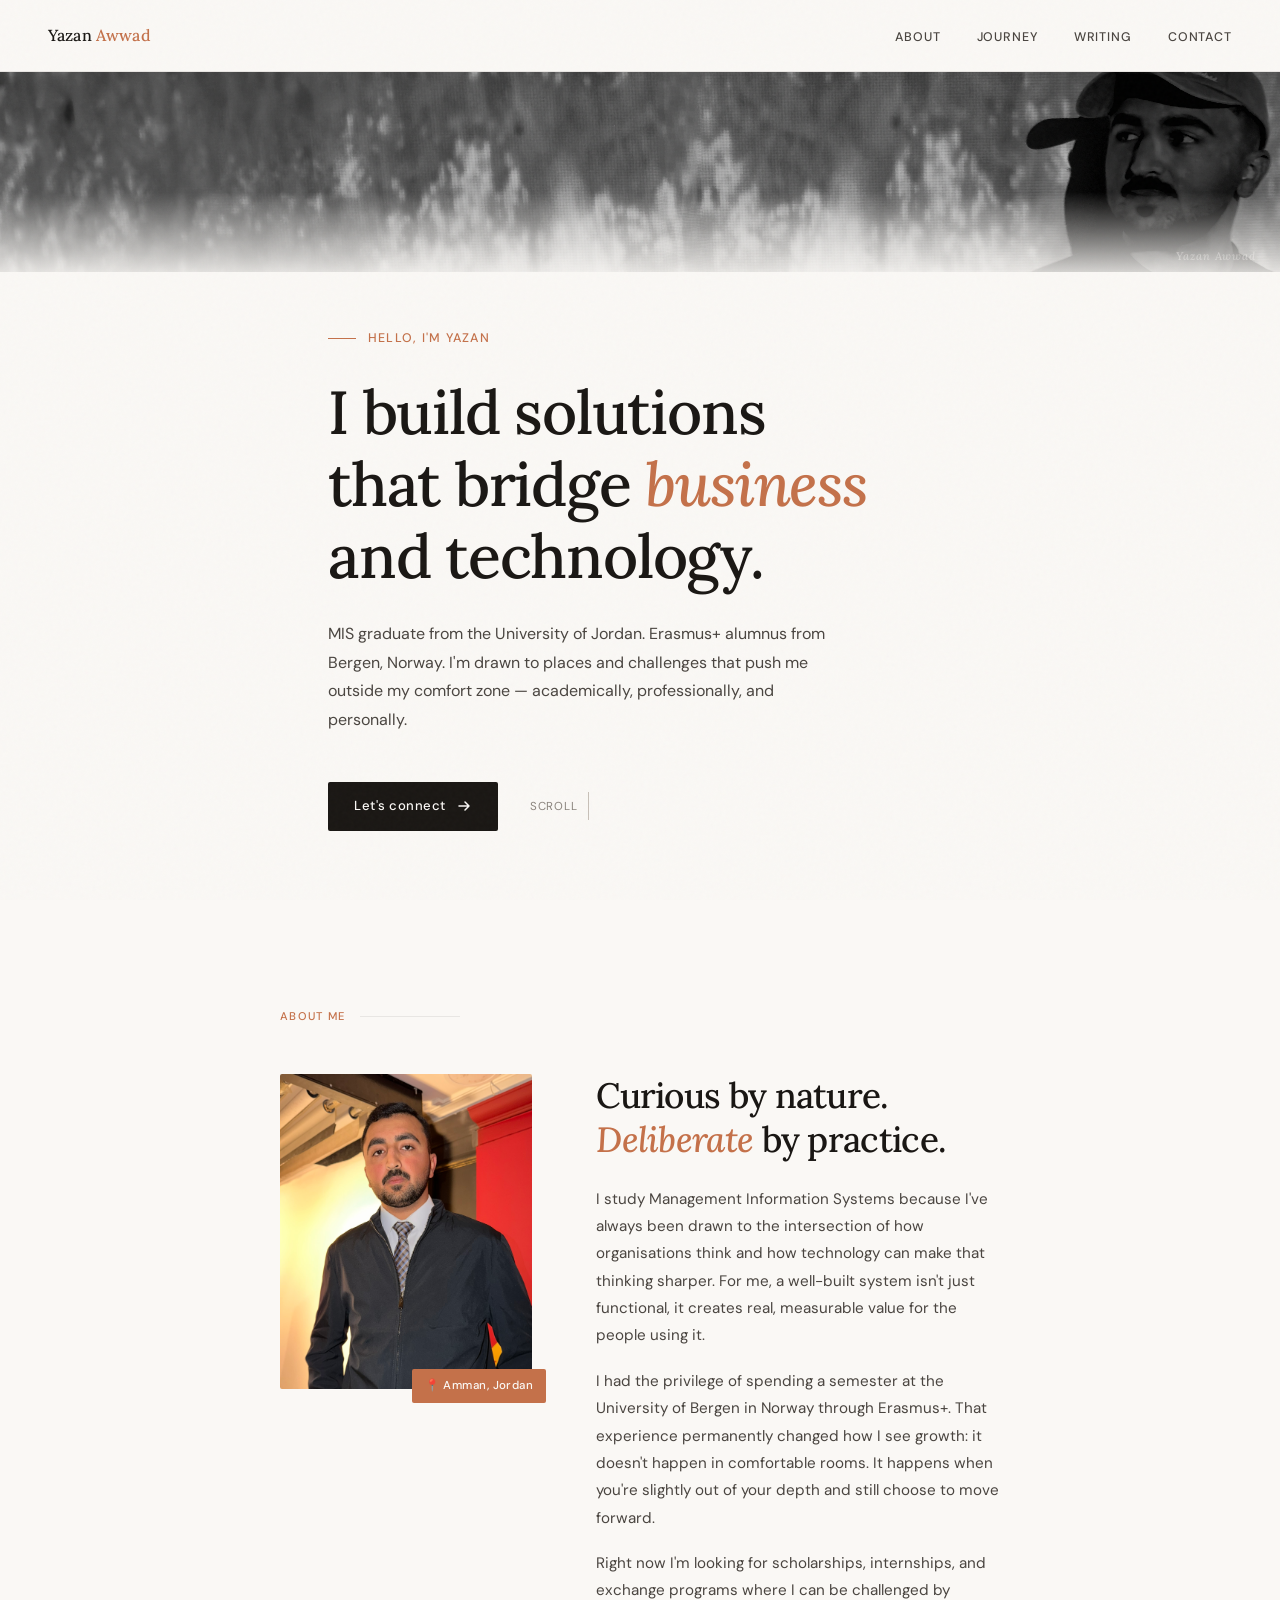
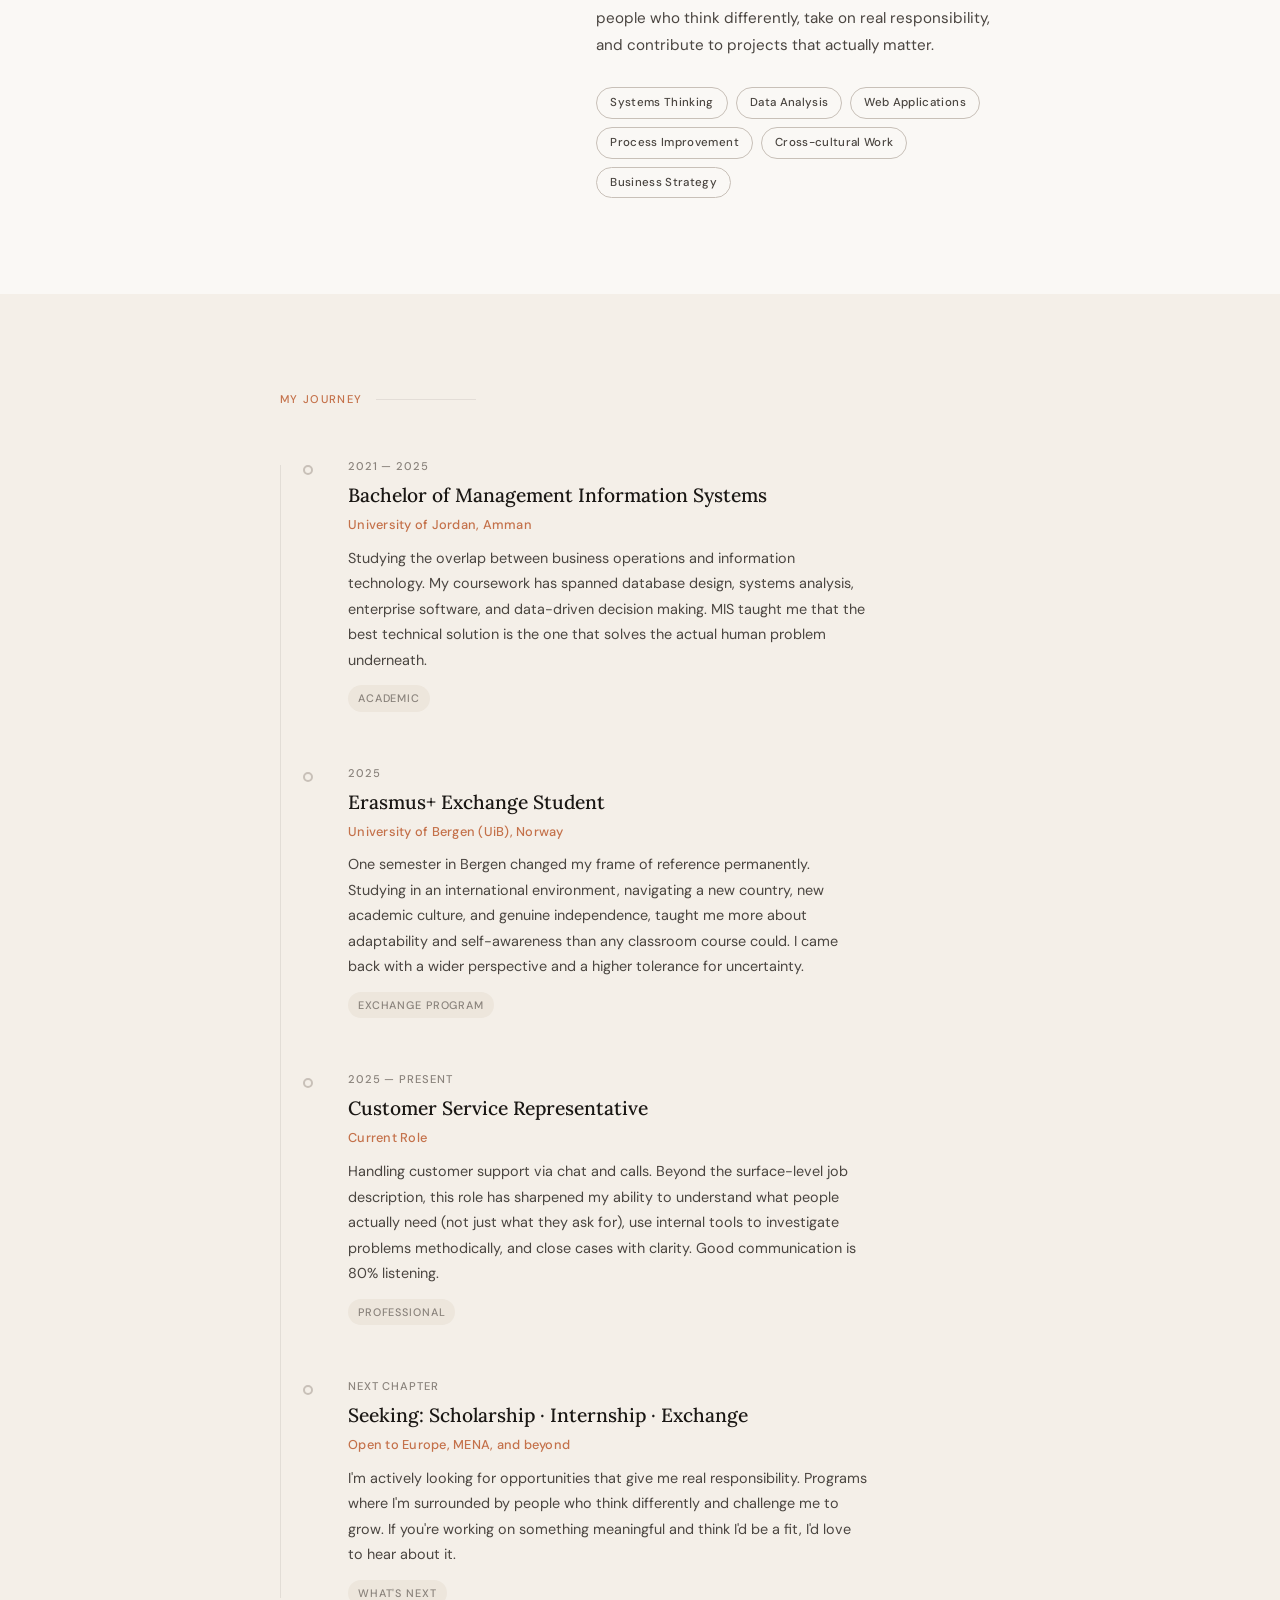
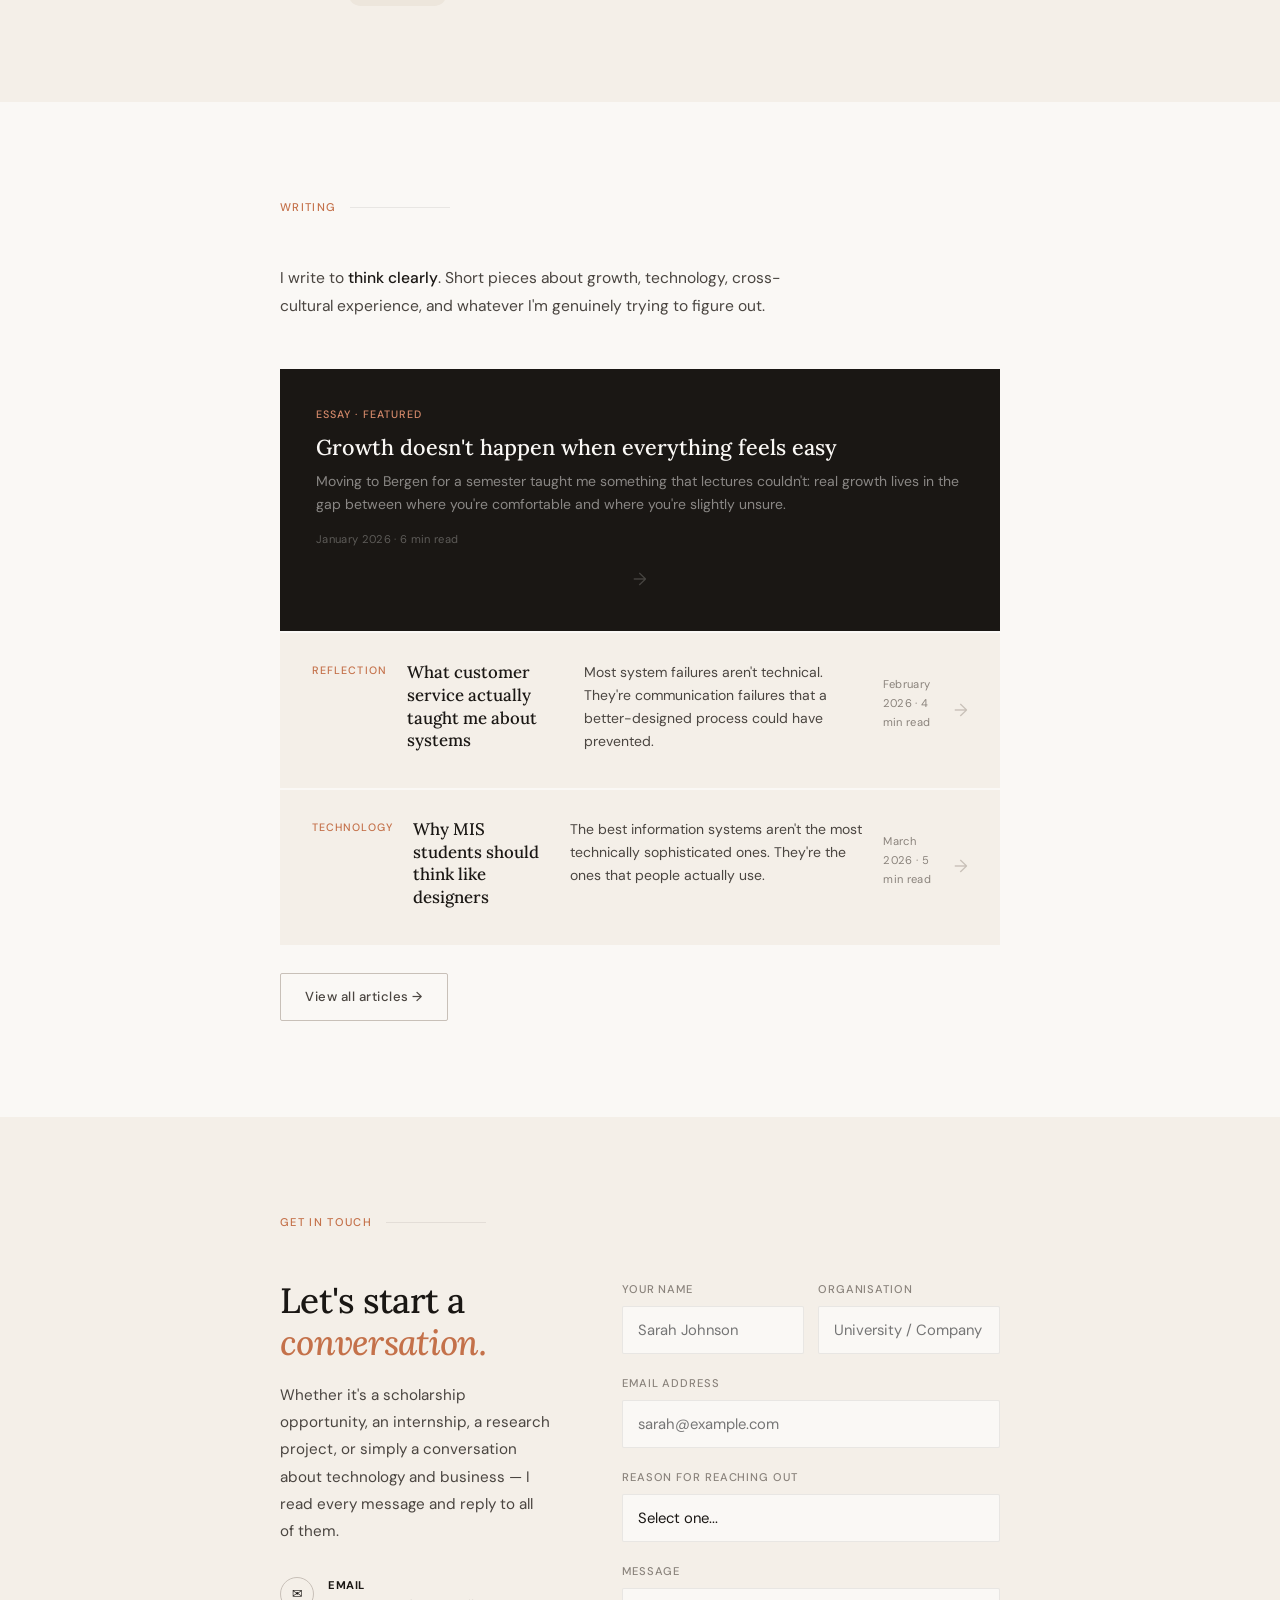
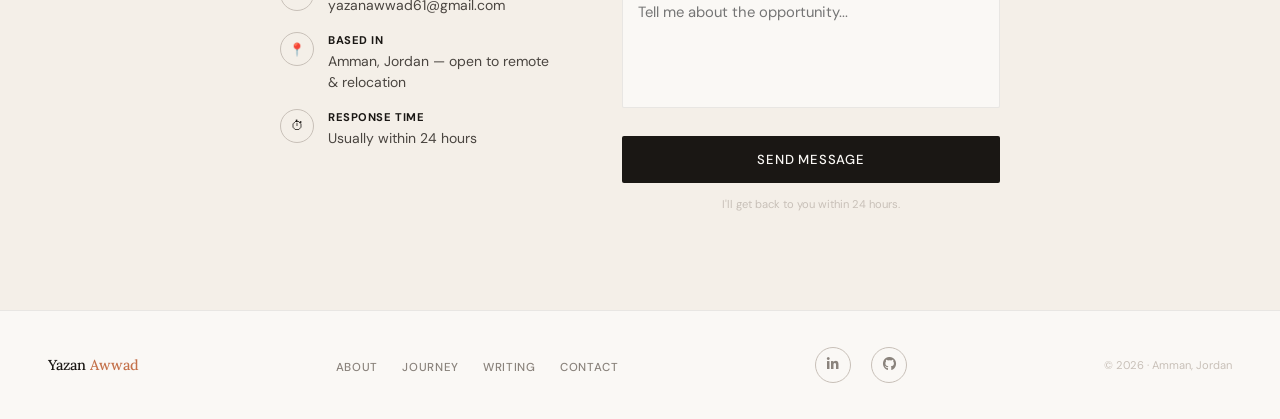
<file: index.html>
<!DOCTYPE html>
<html lang="en">

<head>
  <meta charset="UTF-8">
  <meta name="viewport" content="width=device-width, initial-scale=1.0">
  <title>Yazan Awwad — MIS Graduate & Problem Solver</title>
  <link rel="stylesheet" href="css/style.css">
  <link
    href="https://fonts.googleapis.com/css2?family=Lora:ital,wght@0,400;0,500;0,600;1,400;1,500&family=DM+Sans:wght@300;400;500&display=swap"
    rel="stylesheet">
  <link rel="stylesheet" href="https://cdnjs.cloudflare.com/ajax/libs/font-awesome/6.5.0/css/all.min.css">

</head>

<body>

  <!-- ─── NAV ──────────────────────────────────────────── -->
  <nav id="nav">
    <a href="index.html" class="nav-name">Yazan <span>Awwad</span></a>
    <ul class="nav-links">
      <li><a href="#about">About</a></li>
      <li><a href="#journey">Journey</a></li>
      <li><a href="articles.html">Writing</a></li>
      <li><a href="#contact">Contact</a></li>
    </ul>
    <button class="nav-hamburger" id="hamburger" aria-label="Menu">
      <span></span><span></span><span></span>
    </button>
  </nav>

  <!-- ─── HERO ──────────────────────────────────────────── -->
  <section id="hero">

    <div class="hero-banner reveal">
      <img id="hero-banner-img" src="hero-photo.jpg" alt="Yazan Awwad">
      <div class="hero-banner-overlay"></div>
      <div class="hero-banner-label">Yazan Awwad</div>
    </div>

    <div class="hero-inner">
      <div class="hero-greeting reveal">Hello, I'm Yazan</div>
      <h1 class="hero-title reveal reveal-delay-1">
        I build solutions<br>
        that bridge <em>business</em><br>
        and technology.
      </h1>
      <p class="hero-desc reveal reveal-delay-2">
        MIS graduate from the University of Jordan. Erasmus+ alumnus from Bergen, Norway. I'm drawn to places and
        challenges that push me outside my comfort zone — academically, professionally, and personally.
      </p>
      <div class="hero-actions reveal reveal-delay-3">
        <a href="#contact" class="btn-main">
          Let's connect
          <svg width="16" height="16" viewBox="0 0 16 16" fill="none">
            <path d="M3 8h10M9 4l4 4-4 4" stroke="currentColor" stroke-width="1.5" stroke-linecap="round"
              stroke-linejoin="round" />
          </svg>
        </a>
        <span class="hero-scroll">Scroll</span>
      </div>
    </div>

  </section>

  <!-- ─── ABOUT ─────────────────────────────────────────── -->
  <section id="about" class="section">
    <div class="section-inner">
      <div class="section-label">About me</div>
      <div class="about-grid">

        <div class="about-photo-wrap reveal">
          <div class="about-photo">
            <img src="yazan.jpg" alt="Yazan Awwad">
          </div>
          <div class="about-photo-tag">📍 Amman, Jordan</div>
        </div>

        <div class="about-content">
          <h2 class="reveal">Curious by nature.<br><em>Deliberate</em> by practice.</h2>
          <p class="about-body reveal reveal-delay-1">
            I study Management Information Systems because I've always been drawn to the intersection of how
            organisations think and how technology can make that thinking sharper. For me, a well-built system isn't
            just functional, it creates real, measurable value for the people using it.
          </p>
          <p class="about-body reveal reveal-delay-2">
            I had the privilege of spending a semester at the University of Bergen in Norway through Erasmus+. That
            experience permanently changed how I see growth: it doesn't happen in comfortable rooms. It happens when
            you're slightly out of your depth and still choose to move forward.
          </p>
          <p class="about-body reveal reveal-delay-3">
            Right now I'm looking for scholarships, internships, and exchange programs where I can be challenged by
            people who think differently, take on real responsibility, and contribute to projects that actually matter.
          </p>
          <div class="about-chips reveal reveal-delay-4">
            <span class="chip">Systems Thinking</span>
            <span class="chip">Data Analysis</span>
            <span class="chip">Web Applications</span>
            <span class="chip">Process Improvement</span>
            <span class="chip">Cross-cultural Work</span>
            <span class="chip">Business Strategy</span>
          </div>
        </div>
      </div>
    </div>
  </section>

  <!-- ─── JOURNEY ───────────────────────────────────────── -->
  <section id="journey" class="section section-alt">
    <div class="section-inner">
      <div class="section-label">My journey</div>
      <div class="timeline">

        <div class="tl-entry">
          <div class="tl-dot"></div>
          <div class="tl-when">2021 — 2025</div>
          <div class="tl-title">Bachelor of Management Information Systems</div>
          <div class="tl-subtitle">University of Jordan, Amman</div>
          <div class="tl-body">Studying the overlap between business operations and information technology. My
            coursework has spanned database design, systems analysis, enterprise software, and data-driven decision
            making. MIS taught me that the best technical solution is the one that solves the actual human problem
            underneath.</div>
          <span class="tl-tag">Academic</span>
        </div>

        <div class="tl-entry">
          <div class="tl-dot"></div>
          <div class="tl-when">2025</div>
          <div class="tl-title">Erasmus+ Exchange Student</div>
          <div class="tl-subtitle">University of Bergen (UiB), Norway</div>
          <div class="tl-body">One semester in Bergen changed my frame of reference permanently. Studying in an
            international environment, navigating a new country, new academic culture, and genuine independence,
            taught me more about adaptability and self-awareness than any classroom course could. I came back with a
            wider perspective and a higher tolerance for uncertainty.</div>
          <span class="tl-tag">Exchange Program</span>
        </div>

        <div class="tl-entry">
          <div class="tl-dot"></div>
          <div class="tl-when">2025 — Present</div>
          <div class="tl-title">Customer Service Representative</div>
          <div class="tl-subtitle">Current Role</div>
          <div class="tl-body">Handling customer support via chat and calls. Beyond the surface-level job description,
            this role has sharpened my ability to understand what people actually need (not just what they ask for), use
            internal tools to investigate problems methodically, and close cases with clarity. Good communication is 80%
            listening.</div>
          <span class="tl-tag">Professional</span>
        </div>

        <div class="tl-entry">
          <div class="tl-dot"></div>
          <div class="tl-when">Next chapter</div>
          <div class="tl-title">Seeking: Scholarship · Internship · Exchange</div>
          <div class="tl-subtitle">Open to Europe, MENA, and beyond</div>
          <div class="tl-body">I'm actively looking for opportunities that give me real responsibility. Programs where
            I'm surrounded by people who think differently and challenge me to grow. If you're working on something
            meaningful and think I'd be a fit, I'd love to hear about it.</div>
          <span class="tl-tag">What's next</span>
        </div>

      </div>
    </div>
  </section>

  <!-- ─── WRITING PREVIEW ───────────────────────────────── -->
  <section id="writing-preview" class="section">
    <div class="section-inner">
      <div class="section-label">Writing</div>
      <p class="writing-intro reveal">
        I write to <strong>think clearly</strong>. Short pieces about growth, technology, cross-cultural experience, and
        whatever I'm genuinely trying to figure out.
      </p>
      <div class="posts-preview reveal">

        <a href="articles/norway-growth.html" class="post-preview-card post-featured">
          <div class="post-preview-content">
            <div class="post-tag">Essay · Featured</div>
            <div class="post-title">Growth doesn't happen when everything feels easy</div>
            <div class="post-excerpt">Moving to Bergen for a semester taught me something that lectures couldn't: real
              growth lives in the gap between where you're comfortable and where you're slightly unsure.</div>
            <div class="post-meta">January 2026 · 6 min read</div>
          </div>
          <div class="post-preview-arrow">→</div>
        </a>


        <a href="articles/customer-service-systems.html" class="post-preview-card">
          <div class="post-tag">Reflection</div>
          <div class="post-title">What customer service actually taught me about systems</div>
          <div class="post-excerpt">Most system failures aren't technical. They're communication failures that a
            better-designed process could have prevented.</div>
          <div class="post-meta">February 2026 · 4 min read</div>
          <div class="post-preview-arrow">→</div>
        </a>

        <a href="articles/mis-design-thinking.html" class="post-preview-card">
          <div class="post-tag">Technology</div>
          <div class="post-title">Why MIS students should think like designers</div>
          <div class="post-excerpt">The best information systems aren't the most technically sophisticated ones. They're
            the ones that people actually use.</div>
          <div class="post-meta">March 2026 · 5 min read</div>
          <div class="post-preview-arrow">→</div>
        </a>

      </div>
      <div class="all-articles-wrap reveal">
        <a href="articles.html" class="btn-outline">View all articles →</a>
      </div>
    </div>
  </section>

  <!-- ─── CONTACT ───────────────────────────────────────── -->
  <section id="contact" class="section section-alt">
    <div class="section-inner">
      <div class="section-label">Get in touch</div>
      <div class="contact-grid">

        <div class="contact-left reveal">
          <h2>Let's start a<br><em>conversation.</em></h2>
          <p>Whether it's a scholarship opportunity, an internship, a research project, or simply a conversation about
            technology and business — I read every message and reply to all of them.</p>
          <div class="contact-detail">
            <div class="contact-item">
              <div class="contact-icon">✉</div>
              <div class="contact-item-text">
                <strong>Email</strong>
                yazanawwad61@gmail.com
              </div>
            </div>
            <div class="contact-item">
              <div class="contact-icon">📍</div>
              <div class="contact-item-text">
                <strong>Based in</strong>
                Amman, Jordan — open to remote & relocation
              </div>
            </div>
            <div class="contact-item">
              <div class="contact-icon">⏱</div>
              <div class="contact-item-text">
                <strong>Response time</strong>
                Usually within 24 hours
              </div>
            </div>
          </div>
        </div>

        <div class="contact-right reveal reveal-delay-1">
          <form id="contactForm" action="https://formspree.io/f/xzdanowj" method="POST">
            <div class="form-row">
              <div class="form-group">
                <label for="name">Your name</label>
                <input type="text" id="name" name="name" placeholder="Sarah Johnson" required>
              </div>
              <div class="form-group">
                <label for="org">Organisation</label>
                <input type="text" id="org" name="organisation" placeholder="University / Company">
              </div>
            </div>
            <div class="form-group">
              <label for="email">Email address</label>
              <input type="email" id="email" name="email" placeholder="sarah@example.com" required>
            </div>
            <div class="form-group">
              <label for="reason">Reason for reaching out</label>
              <select id="reason" name="reason">
                <option value="">Select one...</option>
                <option>Scholarship opportunity</option>
                <option>Internship offer</option>
                <option>Exchange program</option>
                <option>Research collaboration</option>
                <option>General conversation</option>
              </select>
            </div>
            <div class="form-group">
              <label for="message">Message</label>
              <textarea id="message" name="message" placeholder="Tell me about the opportunity..." required></textarea>
            </div>
            <button type="submit" class="btn-submit">Send message</button>
            <p class="form-note">I'll get back to you within 24 hours.</p>
          </form>
        </div>

      </div>
    </div>
  </section>

  <!-- ─── FOOTER ─────────────────────────────────────────── -->
  <footer>
    <div class="footer-name">Yazan <span>Awwad</span></div>
    <ul class="footer-links">
      <li><a href="#about">About</a></li>
      <li><a href="#journey">Journey</a></li>
      <li><a href="articles.html">Writing</a></li>
      <li><a href="#contact">Contact</a></li>
    </ul>
    <div class="footer-social">
      <a href="https://linkedin.com/in/yazanawwad01" target="_blank" aria-label="LinkedIn">
        <i class="fab fa-linkedin-in"></i>
      </a>
      <a href="https://github.com/yazanawwad61" target="_blank" aria-label="GitHub">
        <i class="fab fa-github"></i>
      </a>
    </div>
    <div class="footer-copy">© 2026 · Amman, Jordan</div>
  </footer>

  <script src="js/main.js"></script>
</body>

</html>
</file>
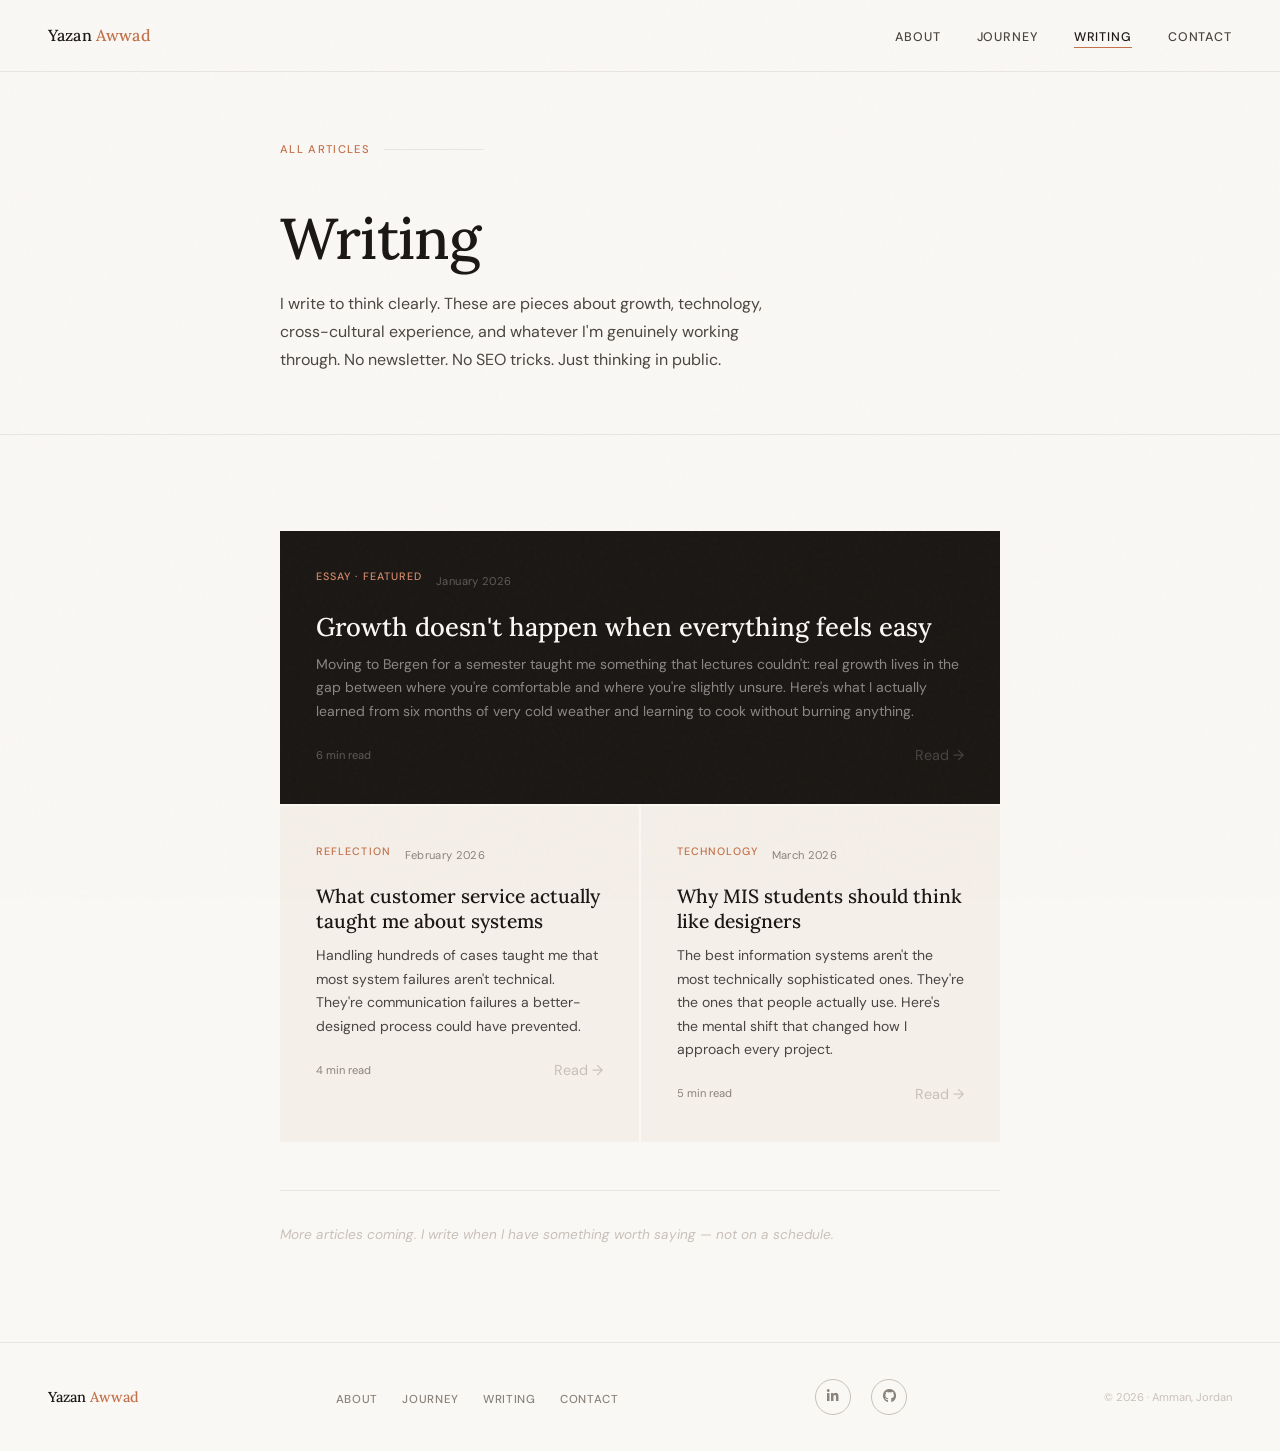
<file: articles.html>
<!DOCTYPE html>
<html lang="en">

<head>
  <meta charset="UTF-8">
  <meta name="viewport" content="width=device-width, initial-scale=1.0">
  <title>Writing — Yazan Awwad</title>
  <link rel="stylesheet" href="css/style.css">
  <link
    href="https://fonts.googleapis.com/css2?family=Lora:ital,wght@0,400;0,500;0,600;1,400;1,500&family=DM+Sans:wght@300;400;500&display=swap"
    rel="stylesheet">
  <link rel="stylesheet" href="https://cdnjs.cloudflare.com/ajax/libs/font-awesome/6.5.0/css/all.min.css">

</head>

<body>

  <nav id="nav">
    <a href="index.html" class="nav-name">Yazan <span>Awwad</span></a>
    <ul class="nav-links">
      <li><a href="index.html#about">About</a></li>
      <li><a href="index.html#journey">Journey</a></li>
      <li><a href="articles.html" class="nav-active">Writing</a></li>
      <li><a href="index.html#contact">Contact</a></li>
    </ul>
    <button class="nav-hamburger" id="hamburger" aria-label="Menu">
      <span></span><span></span><span></span>
    </button>
  </nav>

  <div class="page-header">
    <div class="section-inner">
      <div class="page-header-inner reveal">
        <div class="section-label">All articles</div>
        <h1 class="page-title">Writing</h1>
        <p class="page-subtitle">I write to think clearly. These are pieces about growth, technology, cross-cultural
          experience, and whatever I'm genuinely working through. No newsletter. No SEO tricks. Just thinking in public.
        </p>
      </div>
    </div>
  </div>

  <section class="section">
    <div class="section-inner">

      <!-- ── Featured ── -->
      <div class="articles-featured reveal">
        <a href="articles/norway-growth.html" class="article-card article-card-featured">
          <div class="article-card-meta">
            <span class="post-tag">Essay · Featured</span>
            <span class="article-date">January 2026</span>
          </div>
          <h2 class="article-card-title">Growth doesn't happen when everything feels easy</h2>
          <p class="article-card-excerpt">Moving to Bergen for a semester taught me something that lectures couldn't:
            real growth lives in the gap between where you're comfortable and where you're slightly unsure. Here's what
            I actually learned from six months of very cold weather and learning to cook without burning anything.</p>
          <div class="article-card-footer">
            <span class="article-read-time">6 min read</span>
            <span class="article-arrow">Read →</span>
          </div>
        </a>
      </div>

      <!-- ── All articles grid ── -->
      <div class="articles-grid reveal">

        <a href="articles/customer-service-systems.html" class="article-card">
          <div class="article-card-meta">
            <span class="post-tag">Reflection</span>
            <span class="article-date">February 2026</span>
          </div>
          <h2 class="article-card-title">What customer service actually taught me about systems</h2>
          <p class="article-card-excerpt">Handling hundreds of cases taught me that most system failures aren't
            technical. They're communication failures a better-designed process could have prevented.</p>
          <div class="article-card-footer">
            <span class="article-read-time">4 min read</span>
            <span class="article-arrow">Read →</span>
          </div>
        </a>

        <a href="articles/mis-design-thinking.html" class="article-card">
          <div class="article-card-meta">
            <span class="post-tag">Technology</span>
            <span class="article-date">March 2026</span>
          </div>
          <h2 class="article-card-title">Why MIS students should think like designers</h2>
          <p class="article-card-excerpt">The best information systems aren't the most technically sophisticated ones.
            They're the ones that people actually use. Here's the mental shift that changed how I approach every
            project.</p>
          <div class="article-card-footer">
            <span class="article-read-time">5 min read</span>
            <span class="article-arrow">Read →</span>
          </div>
        </a>
      </div>

      <!-- ── Write new note ── -->
      <div class="writing-note reveal">
        <p>More articles coming. I write when I have something worth saying — not on a schedule.</p>
      </div>

    </div>
  </section>

  <footer>
    <div class="footer-name">Yazan <span>Awwad</span></div>
    <ul class="footer-links">
      <li><a href="index.html#about">About</a></li>
      <li><a href="index.html#journey">Journey</a></li>
      <li><a href="articles.html">Writing</a></li>
      <li><a href="index.html#contact">Contact</a></li>
    </ul>
    <div class="footer-social">
      <a href="https://linkedin.com/in/yazanawwad01" target="_blank" aria-label="LinkedIn">
        <i class="fab fa-linkedin-in"></i>
      </a>
      <a href="https://github.com/yazanawwad61" target="_blank" aria-label="GitHub">
        <i class="fab fa-github"></i>
      </a>
    </div>
    <div class="footer-copy">© 2026 · Amman, Jordan</div>
  </footer>

  <script src="js/main.js"></script>
</body>

</html>
</file>
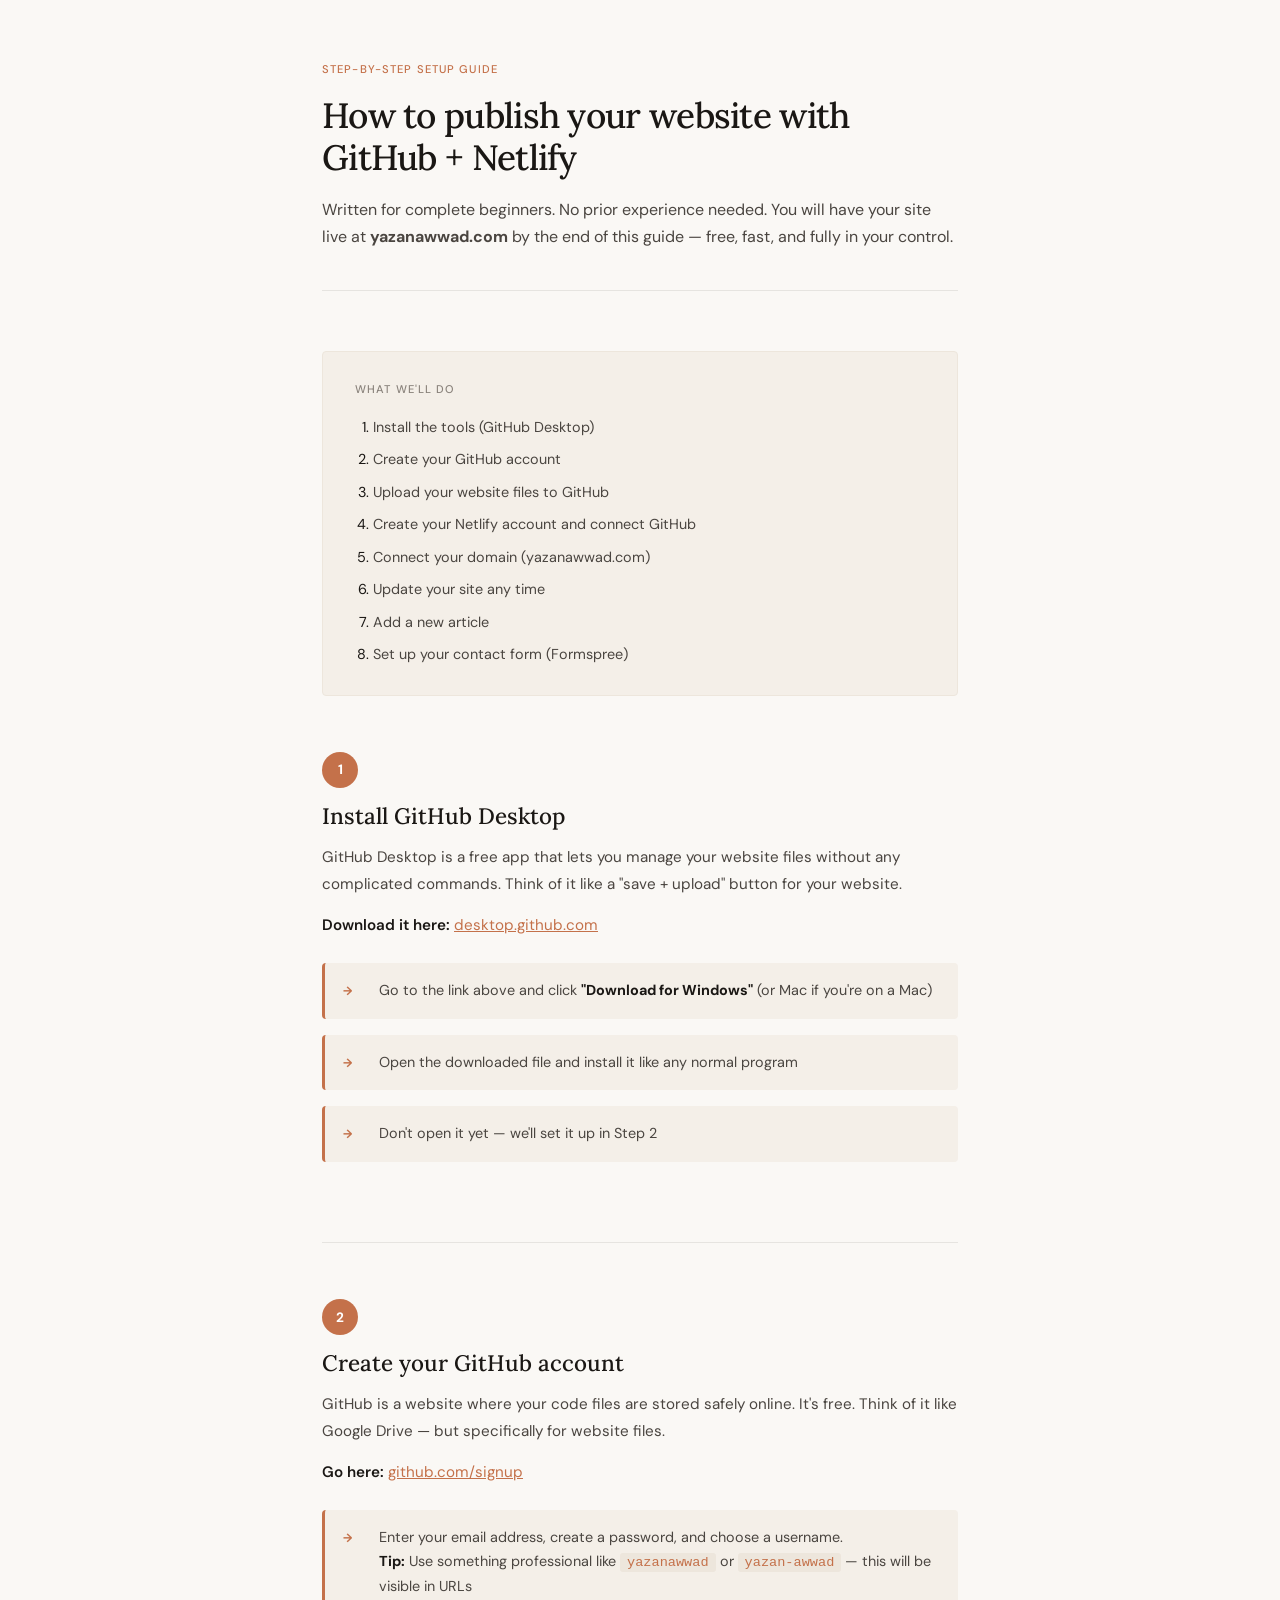
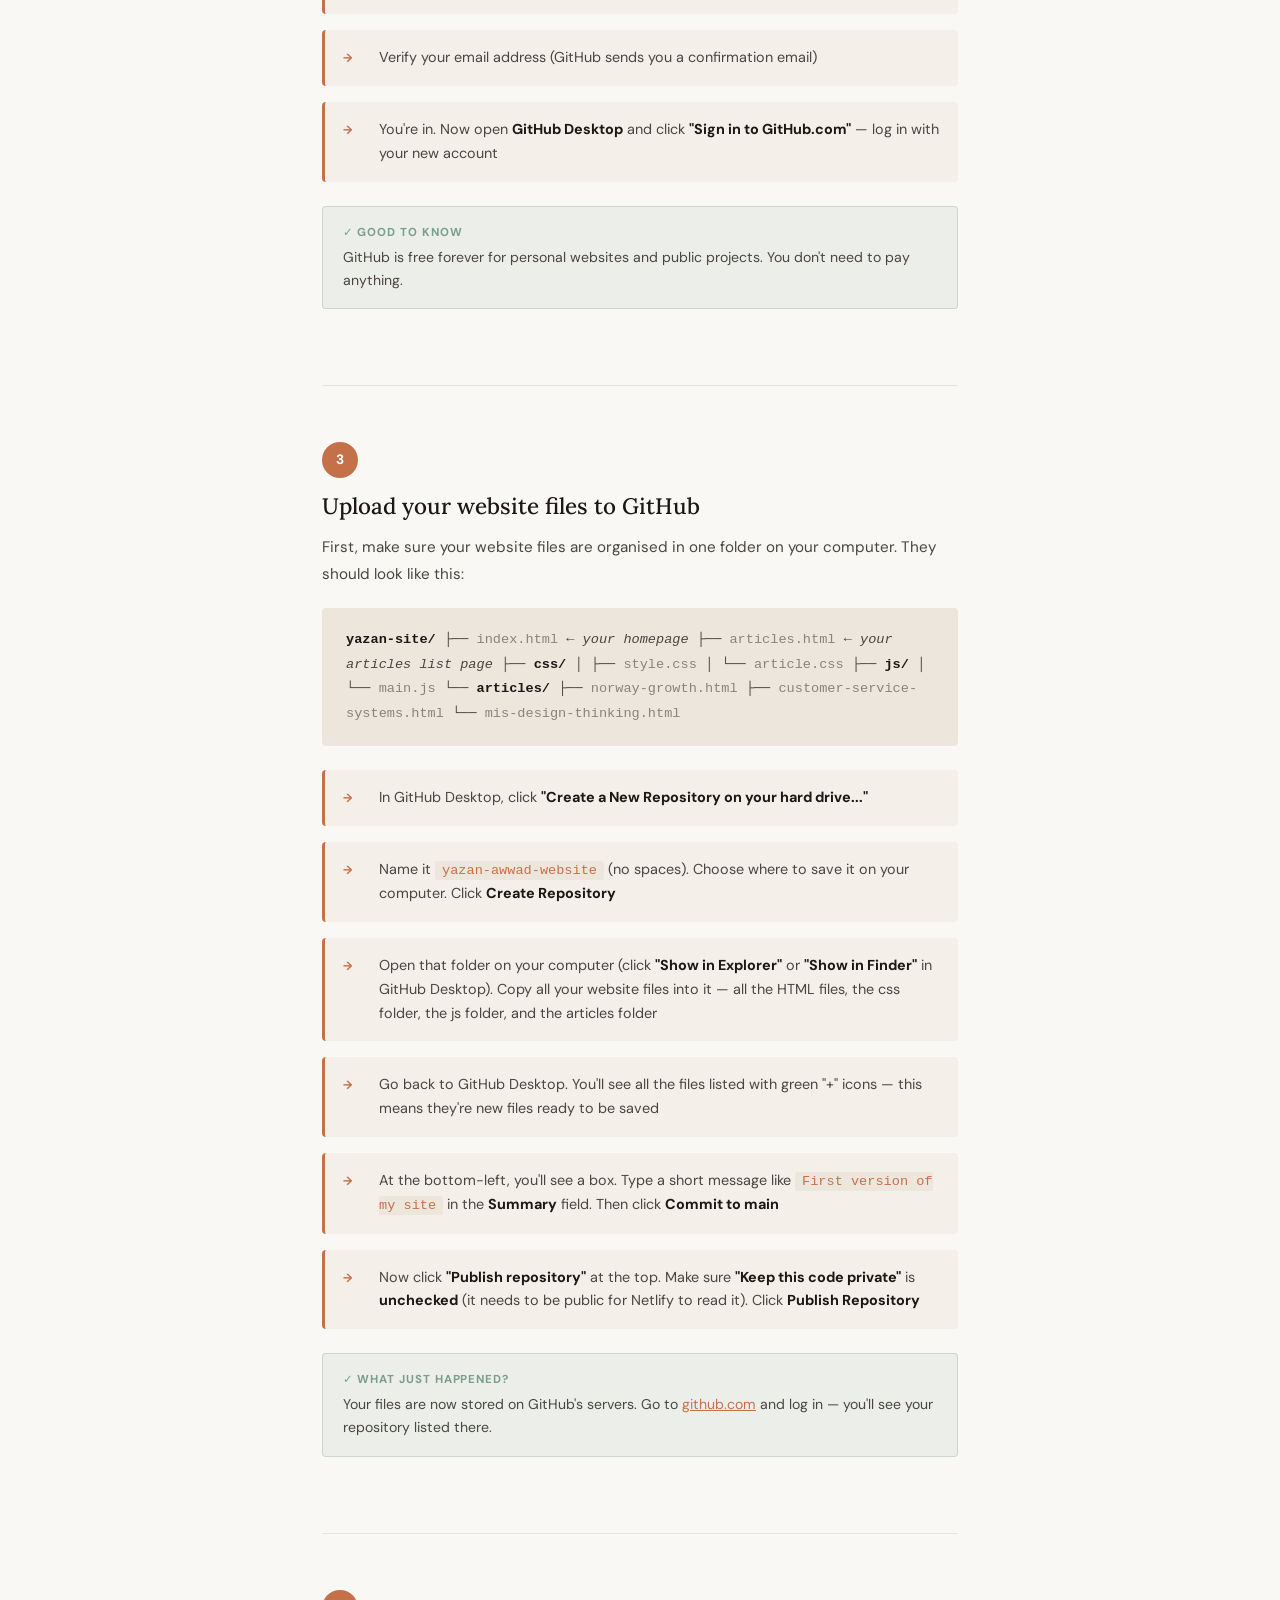
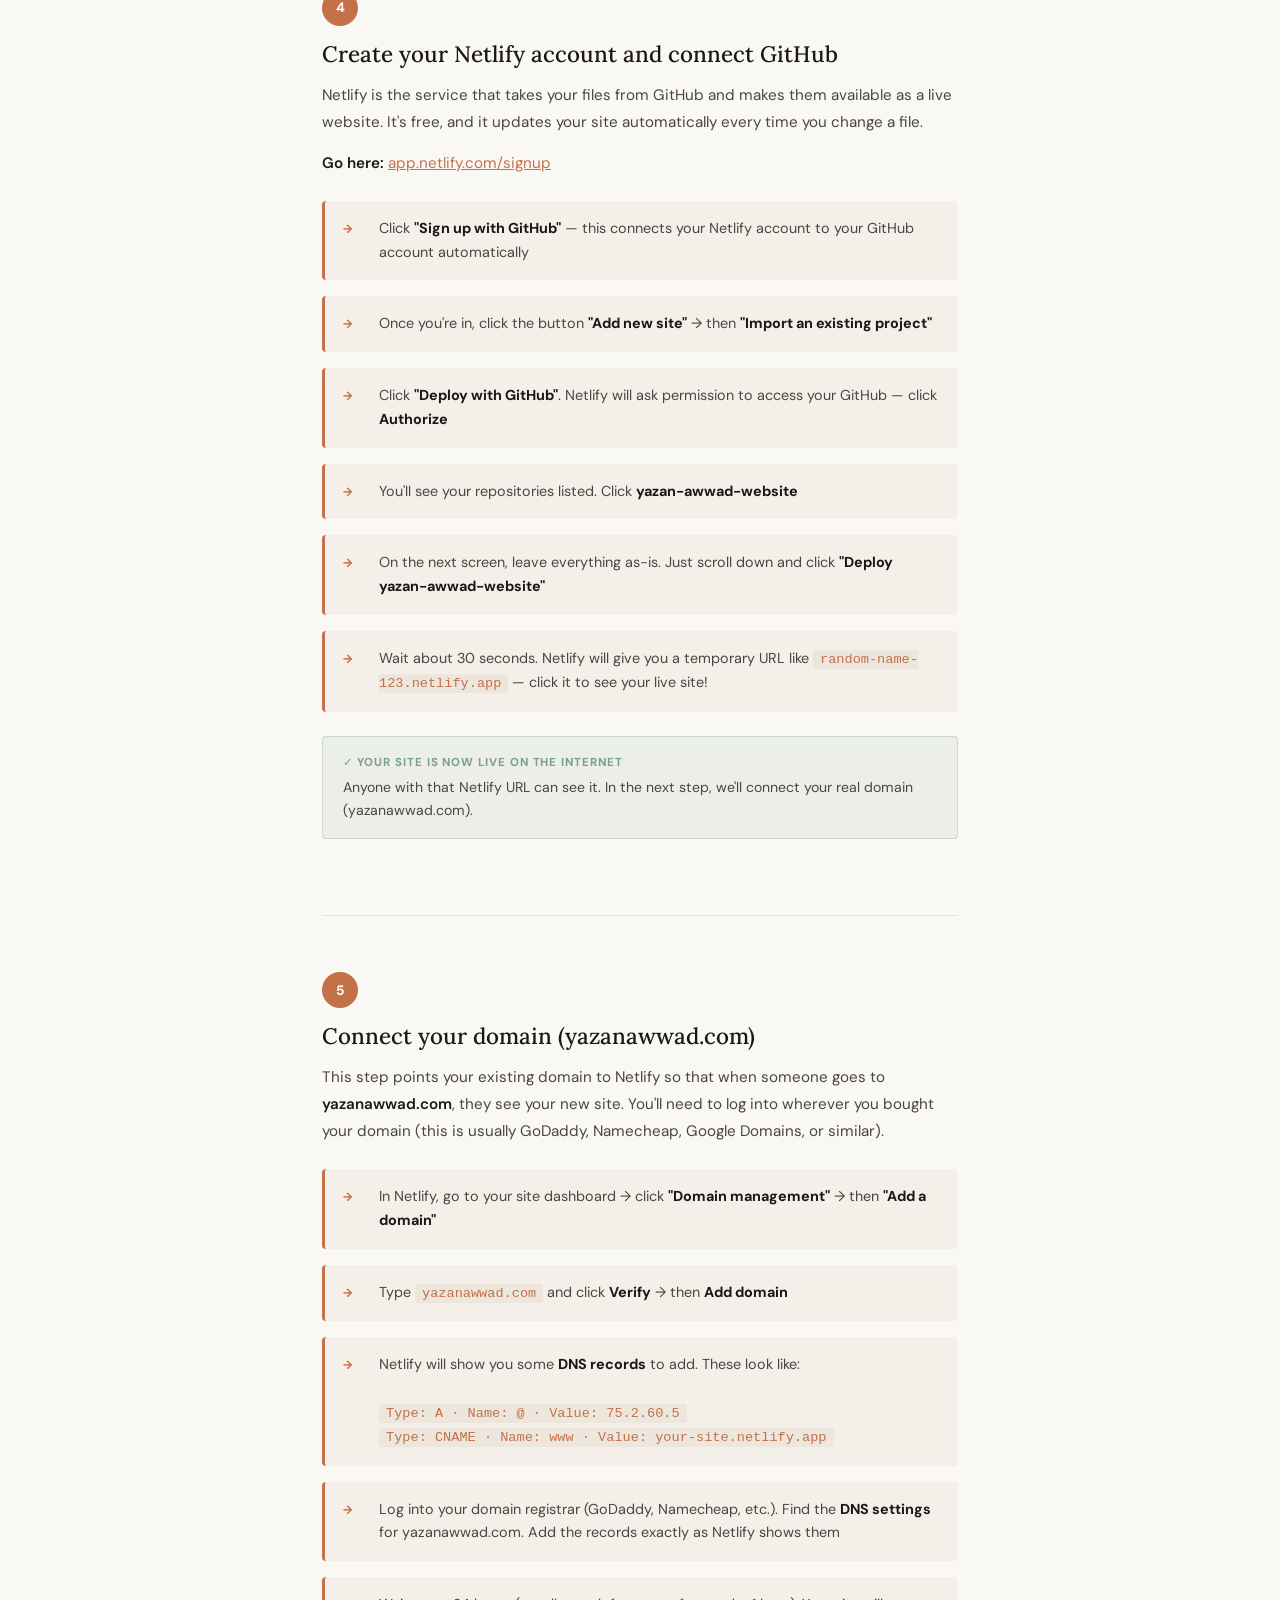
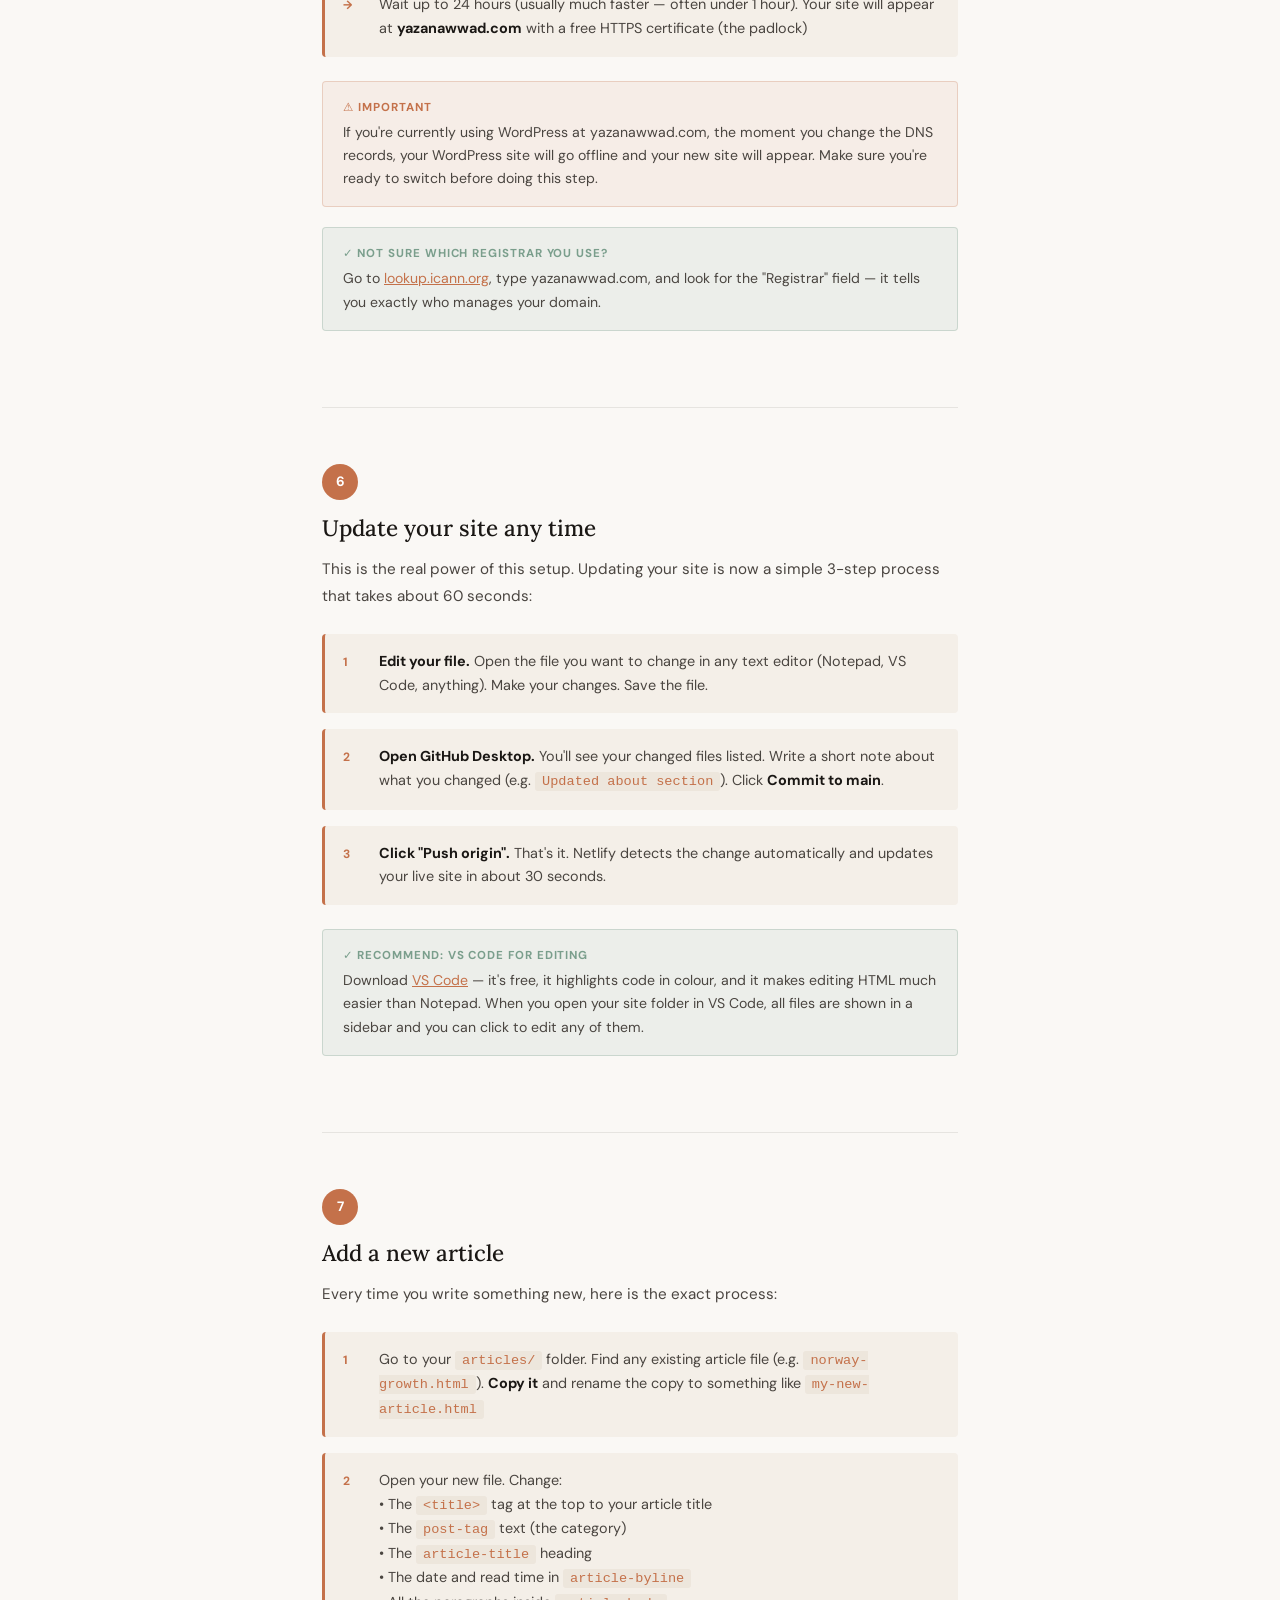
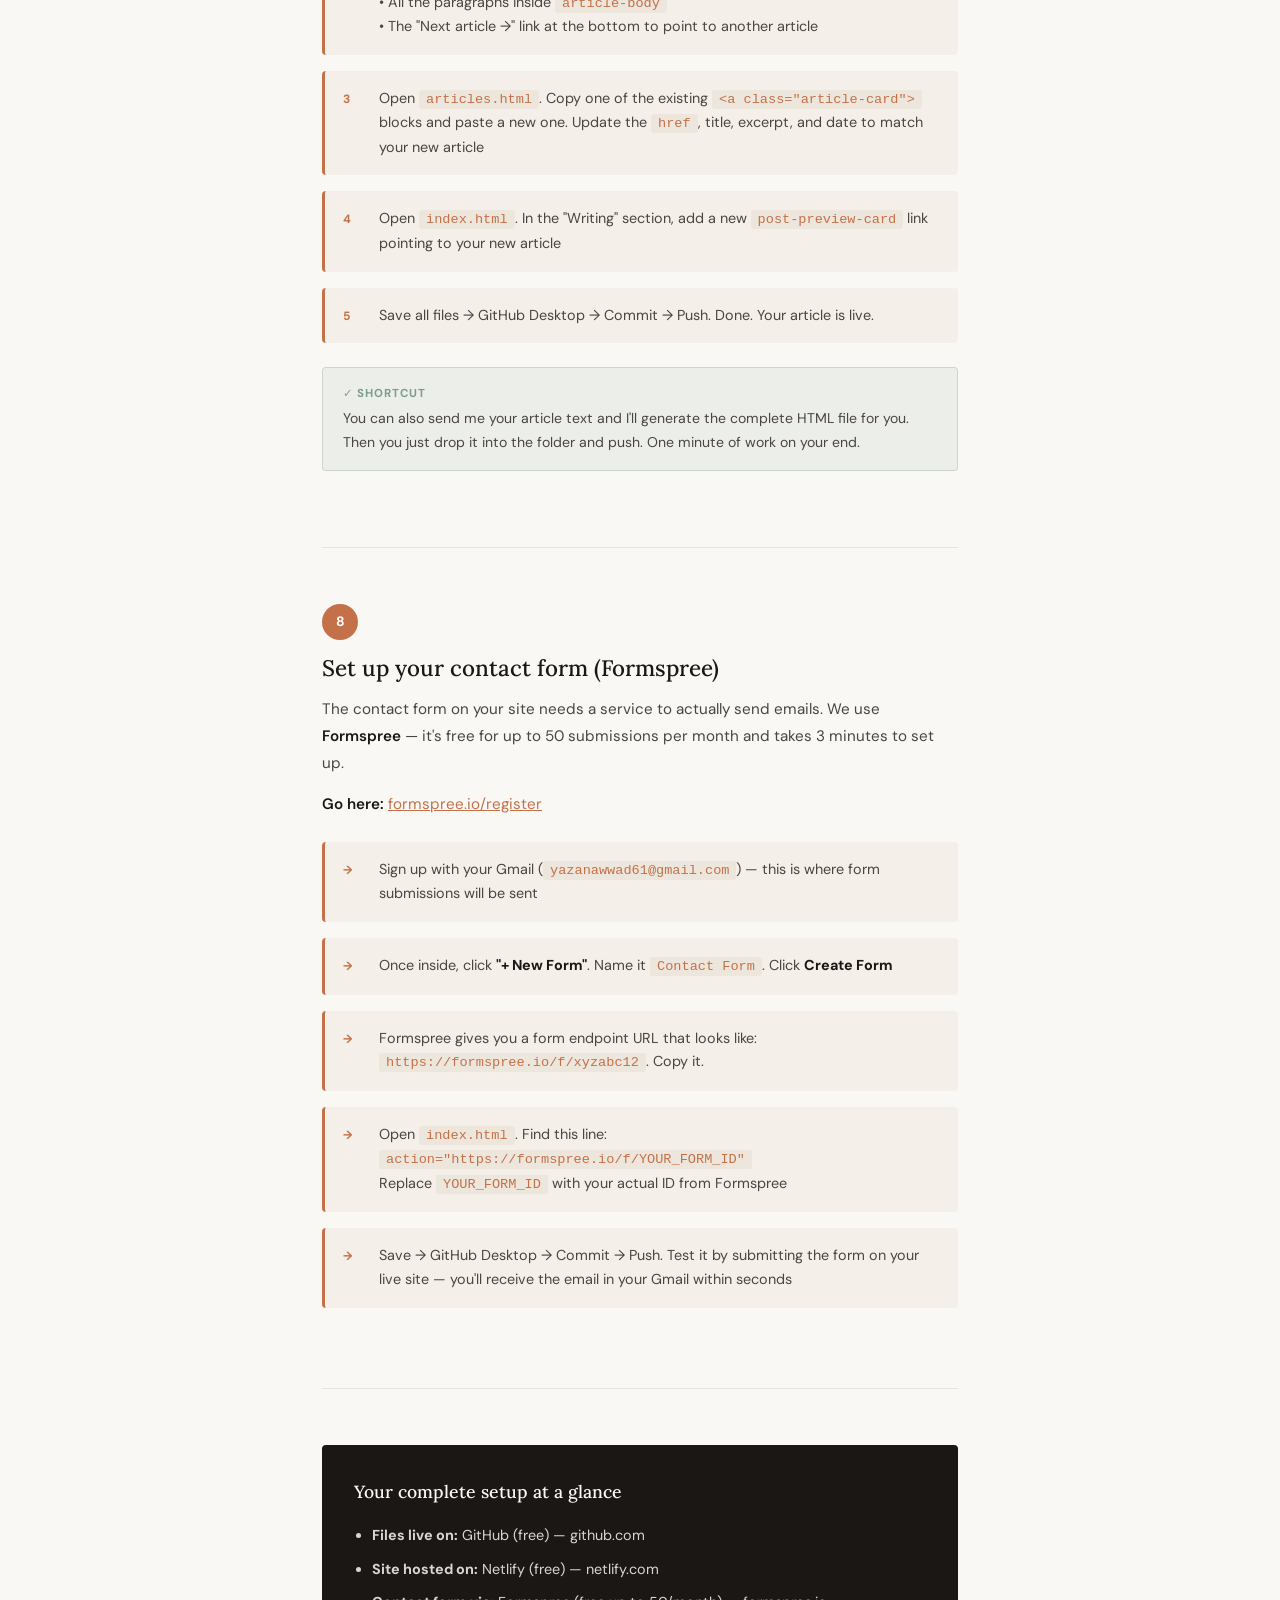
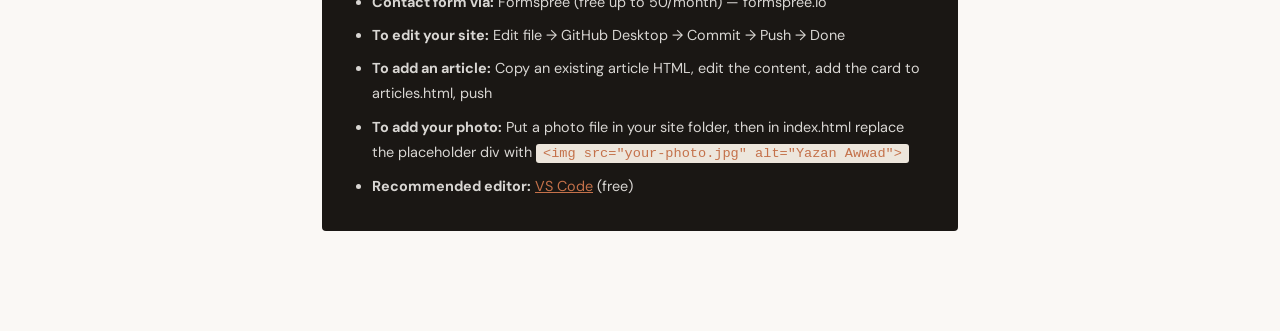
<file: SETUP-GUIDE.html>
<!DOCTYPE html>
<html lang="en">
<head>
<meta charset="UTF-8">
<meta name="viewport" content="width=device-width, initial-scale=1.0">
<title>Setup Guide — Yazan Awwad Website</title>
<link href="https://fonts.googleapis.com/css2?family=Lora:ital,wght@0,500&family=DM+Sans:wght@300;400;500&display=swap" rel="stylesheet">
<style>
:root {
  --ink: #1A1714; --ink-mid: #4A4540; --ink-soft: #8A837C;
  --paper: #FAF8F5; --paper-warm: #F4EFE8; --paper-deep: #EDE6DC;
  --terracotta: #C4714A; --sage: #7A9E8C; --line: rgba(26,23,20,0.09);
  --font-serif: 'Lora', Georgia, serif;
  --font-sans: 'DM Sans', system-ui, sans-serif;
}
*, *::before, *::after { box-sizing: border-box; margin: 0; padding: 0; }
body { font-family: var(--font-sans); background: var(--paper); color: var(--ink); line-height: 1.7; }
a { color: var(--terracotta); }

/* Layout */
.guide { max-width: 700px; margin: 0 auto; padding: 60px 32px 100px; }
.guide-header { margin-bottom: 60px; padding-bottom: 40px; border-bottom: 1px solid var(--line); }
.guide-tag {
  font-size: 0.7rem; font-weight: 500; letter-spacing: 0.1em;
  text-transform: uppercase; color: var(--terracotta); margin-bottom: 16px;
}
.guide-title {
  font-family: var(--font-serif);
  font-size: 2.2rem; font-weight: 500; line-height: 1.2;
  letter-spacing: -0.02em; margin-bottom: 16px;
}
.guide-subtitle { font-size: 1rem; color: var(--ink-mid); line-height: 1.7; }

/* Table of contents */
.toc {
  background: var(--paper-warm); border-radius: 4px;
  padding: 28px 32px; margin-bottom: 56px;
  border: 1px solid var(--paper-deep);
}
.toc-title { font-size: 0.7rem; font-weight: 500; letter-spacing: 0.1em; text-transform: uppercase; color: var(--ink-soft); margin-bottom: 16px; }
.toc ol { padding-left: 18px; display: flex; flex-direction: column; gap: 8px; }
.toc li { font-size: 0.9rem; }
.toc a { color: var(--ink-mid); text-decoration: none; transition: color 0.2s; }
.toc a:hover { color: var(--terracotta); }

/* Steps */
.step-block { margin-bottom: 56px; padding-bottom: 56px; border-bottom: 1px solid var(--line); }
.step-block:last-child { border-bottom: none; }
.step-num {
  display: inline-flex; align-items: center; justify-content: center;
  width: 36px; height: 36px; border-radius: 50%;
  background: var(--terracotta); color: #fff;
  font-size: 0.85rem; font-weight: 700;
  margin-bottom: 14px;
}
.step-title {
  font-family: var(--font-serif);
  font-size: 1.4rem; font-weight: 500;
  line-height: 1.25; margin-bottom: 14px;
}
.step-body { font-size: 0.95rem; color: var(--ink-mid); line-height: 1.78; margin-bottom: 20px; }
.step-body p { margin-bottom: 14px; }
.step-body p:last-child { margin-bottom: 0; }
.step-body strong { color: var(--ink); font-weight: 600; }

/* Substeps */
.substeps { display: flex; flex-direction: column; gap: 16px; margin: 24px 0; }
.substep {
  display: flex; gap: 16px; align-items: flex-start;
  padding: 16px 18px;
  background: var(--paper-warm);
  border-radius: 4px; border-left: 3px solid var(--terracotta);
}
.substep-num {
  font-size: 0.75rem; font-weight: 700; color: var(--terracotta);
  min-width: 20px; margin-top: 2px;
}
.substep-text { font-size: 0.9rem; color: var(--ink-mid); line-height: 1.65; }
.substep-text strong { color: var(--ink); }

/* Code */
code {
  font-family: 'Courier New', monospace;
  font-size: 0.85rem;
  background: var(--paper-deep);
  color: var(--terracotta);
  padding: 2px 7px; border-radius: 3px;
}
.code-block {
  background: var(--ink); color: #E8E0D5;
  font-family: 'Courier New', monospace;
  font-size: 0.85rem; line-height: 1.6;
  padding: 20px 24px; border-radius: 4px;
  margin: 16px 0; overflow-x: auto;
  white-space: pre;
}
.code-comment { color: #6B6058; }

/* Tips and warnings */
.tip {
  background: rgba(122,158,140,0.1);
  border: 1px solid rgba(122,158,140,0.3);
  border-radius: 4px; padding: 16px 20px;
  font-size: 0.88rem; color: var(--ink-mid);
  line-height: 1.65; margin: 20px 0;
}
.tip-label { font-weight: 700; color: var(--sage); display: block; margin-bottom: 4px; font-size: 0.72rem; text-transform: uppercase; letter-spacing: 0.08em; }
.warning {
  background: rgba(196,113,74,0.08);
  border: 1px solid rgba(196,113,74,0.25);
  border-radius: 4px; padding: 16px 20px;
  font-size: 0.88rem; color: var(--ink-mid);
  line-height: 1.65; margin: 20px 0;
}
.warning-label { font-weight: 700; color: var(--terracotta); display: block; margin-bottom: 4px; font-size: 0.72rem; text-transform: uppercase; letter-spacing: 0.08em; }

/* File tree */
.file-tree {
  background: var(--paper-deep); border-radius: 4px;
  padding: 20px 24px; margin: 16px 0;
  font-family: 'Courier New', monospace; font-size: 0.85rem;
  line-height: 1.8; color: var(--ink-mid);
}
.file-tree .folder { color: var(--ink); font-weight: 600; }
.file-tree .file { color: var(--ink-soft); }
.file-tree .comment { color: var(--ink-faint); font-style: italic; }

/* Summary box */
.summary {
  background: var(--ink); color: rgba(250,248,245,0.85);
  border-radius: 4px; padding: 32px;
  font-size: 0.9rem; line-height: 1.75;
}
.summary h3 { font-family: var(--font-serif); color: #FAF8F5; font-weight: 500; margin-bottom: 16px; font-size: 1.1rem; }
.summary ul { padding-left: 18px; display: flex; flex-direction: column; gap: 8px; }
.summary a { color: var(--terracotta); }
</style>
</head>
<body>
<div class="guide">

  <div class="guide-header">
    <div class="guide-tag">Step-by-step setup guide</div>
    <h1 class="guide-title">How to publish your website with GitHub + Netlify</h1>
    <p class="guide-subtitle">Written for complete beginners. No prior experience needed. You will have your site live at <strong>yazanawwad.com</strong> by the end of this guide — free, fast, and fully in your control.</p>
  </div>

  <div class="toc">
    <div class="toc-title">What we'll do</div>
    <ol>
      <li><a href="#step1">Install the tools (GitHub Desktop)</a></li>
      <li><a href="#step2">Create your GitHub account</a></li>
      <li><a href="#step3">Upload your website files to GitHub</a></li>
      <li><a href="#step4">Create your Netlify account and connect GitHub</a></li>
      <li><a href="#step5">Connect your domain (yazanawwad.com)</a></li>
      <li><a href="#step6">Update your site any time</a></li>
      <li><a href="#step7">Add a new article</a></li>
      <li><a href="#step8">Set up your contact form (Formspree)</a></li>
    </ol>
  </div>


  <!-- STEP 1 -->
  <div class="step-block" id="step1">
    <div class="step-num">1</div>
    <div class="step-title">Install GitHub Desktop</div>
    <div class="step-body">
      <p>GitHub Desktop is a free app that lets you manage your website files without any complicated commands. Think of it like a "save + upload" button for your website.</p>
      <p><strong>Download it here:</strong> <a href="https://desktop.github.com" target="_blank">desktop.github.com</a></p>
    </div>
    <div class="substeps">
      <div class="substep">
        <div class="substep-num">→</div>
        <div class="substep-text">Go to the link above and click <strong>"Download for Windows"</strong> (or Mac if you're on a Mac)</div>
      </div>
      <div class="substep">
        <div class="substep-num">→</div>
        <div class="substep-text">Open the downloaded file and install it like any normal program</div>
      </div>
      <div class="substep">
        <div class="substep-num">→</div>
        <div class="substep-text">Don't open it yet — we'll set it up in Step 2</div>
      </div>
    </div>
  </div>


  <!-- STEP 2 -->
  <div class="step-block" id="step2">
    <div class="step-num">2</div>
    <div class="step-title">Create your GitHub account</div>
    <div class="step-body">
      <p>GitHub is a website where your code files are stored safely online. It's free. Think of it like Google Drive — but specifically for website files.</p>
      <p><strong>Go here:</strong> <a href="https://github.com/signup" target="_blank">github.com/signup</a></p>
    </div>
    <div class="substeps">
      <div class="substep">
        <div class="substep-num">→</div>
        <div class="substep-text">Enter your email address, create a password, and choose a username.<br><strong>Tip:</strong> Use something professional like <code>yazanawwad</code> or <code>yazan-awwad</code> — this will be visible in URLs</div>
      </div>
      <div class="substep">
        <div class="substep-num">→</div>
        <div class="substep-text">Verify your email address (GitHub sends you a confirmation email)</div>
      </div>
      <div class="substep">
        <div class="substep-num">→</div>
        <div class="substep-text">You're in. Now open <strong>GitHub Desktop</strong> and click <strong>"Sign in to GitHub.com"</strong> — log in with your new account</div>
      </div>
    </div>
    <div class="tip">
      <span class="tip-label">✓ Good to know</span>
      GitHub is free forever for personal websites and public projects. You don't need to pay anything.
    </div>
  </div>


  <!-- STEP 3 -->
  <div class="step-block" id="step3">
    <div class="step-num">3</div>
    <div class="step-title">Upload your website files to GitHub</div>
    <div class="step-body">
      <p>First, make sure your website files are organised in one folder on your computer. They should look like this:</p>
    </div>

    <div class="file-tree">
<span class="folder">yazan-site/</span>
├── <span class="file">index.html</span>        <span class="comment">← your homepage</span>
├── <span class="file">articles.html</span>     <span class="comment">← your articles list page</span>
├── <span class="folder">css/</span>
│   ├── <span class="file">style.css</span>
│   └── <span class="file">article.css</span>
├── <span class="folder">js/</span>
│   └── <span class="file">main.js</span>
└── <span class="folder">articles/</span>
    ├── <span class="file">norway-growth.html</span>
    ├── <span class="file">customer-service-systems.html</span>
    └── <span class="file">mis-design-thinking.html</span>
    </div>

    <div class="substeps">
      <div class="substep">
        <div class="substep-num">→</div>
        <div class="substep-text">In GitHub Desktop, click <strong>"Create a New Repository on your hard drive..."</strong></div>
      </div>
      <div class="substep">
        <div class="substep-num">→</div>
        <div class="substep-text">Name it <code>yazan-awwad-website</code> (no spaces). Choose where to save it on your computer. Click <strong>Create Repository</strong></div>
      </div>
      <div class="substep">
        <div class="substep-num">→</div>
        <div class="substep-text">Open that folder on your computer (click <strong>"Show in Explorer"</strong> or <strong>"Show in Finder"</strong> in GitHub Desktop). Copy all your website files into it — all the HTML files, the css folder, the js folder, and the articles folder</div>
      </div>
      <div class="substep">
        <div class="substep-num">→</div>
        <div class="substep-text">Go back to GitHub Desktop. You'll see all the files listed with green "+" icons — this means they're new files ready to be saved</div>
      </div>
      <div class="substep">
        <div class="substep-num">→</div>
        <div class="substep-text">At the bottom-left, you'll see a box. Type a short message like <code>First version of my site</code> in the <strong>Summary</strong> field. Then click <strong>Commit to main</strong></div>
      </div>
      <div class="substep">
        <div class="substep-num">→</div>
        <div class="substep-text">Now click <strong>"Publish repository"</strong> at the top. Make sure <strong>"Keep this code private"</strong> is <strong>unchecked</strong> (it needs to be public for Netlify to read it). Click <strong>Publish Repository</strong></div>
      </div>
    </div>

    <div class="tip">
      <span class="tip-label">✓ What just happened?</span>
      Your files are now stored on GitHub's servers. Go to <a href="https://github.com" target="_blank">github.com</a> and log in — you'll see your repository listed there.
    </div>
  </div>


  <!-- STEP 4 -->
  <div class="step-block" id="step4">
    <div class="step-num">4</div>
    <div class="step-title">Create your Netlify account and connect GitHub</div>
    <div class="step-body">
      <p>Netlify is the service that takes your files from GitHub and makes them available as a live website. It's free, and it updates your site automatically every time you change a file.</p>
      <p><strong>Go here:</strong> <a href="https://app.netlify.com/signup" target="_blank">app.netlify.com/signup</a></p>
    </div>

    <div class="substeps">
      <div class="substep">
        <div class="substep-num">→</div>
        <div class="substep-text">Click <strong>"Sign up with GitHub"</strong> — this connects your Netlify account to your GitHub account automatically</div>
      </div>
      <div class="substep">
        <div class="substep-num">→</div>
        <div class="substep-text">Once you're in, click the button <strong>"Add new site"</strong> → then <strong>"Import an existing project"</strong></div>
      </div>
      <div class="substep">
        <div class="substep-num">→</div>
        <div class="substep-text">Click <strong>"Deploy with GitHub"</strong>. Netlify will ask permission to access your GitHub — click <strong>Authorize</strong></div>
      </div>
      <div class="substep">
        <div class="substep-num">→</div>
        <div class="substep-text">You'll see your repositories listed. Click <strong>yazan-awwad-website</strong></div>
      </div>
      <div class="substep">
        <div class="substep-num">→</div>
        <div class="substep-text">On the next screen, leave everything as-is. Just scroll down and click <strong>"Deploy yazan-awwad-website"</strong></div>
      </div>
      <div class="substep">
        <div class="substep-num">→</div>
        <div class="substep-text">Wait about 30 seconds. Netlify will give you a temporary URL like <code>random-name-123.netlify.app</code> — click it to see your live site!</div>
      </div>
    </div>

    <div class="tip">
      <span class="tip-label">✓ Your site is now live on the internet</span>
      Anyone with that Netlify URL can see it. In the next step, we'll connect your real domain (yazanawwad.com).
    </div>
  </div>


  <!-- STEP 5 -->
  <div class="step-block" id="step5">
    <div class="step-num">5</div>
    <div class="step-title">Connect your domain (yazanawwad.com)</div>
    <div class="step-body">
      <p>This step points your existing domain to Netlify so that when someone goes to <strong>yazanawwad.com</strong>, they see your new site. You'll need to log into wherever you bought your domain (this is usually GoDaddy, Namecheap, Google Domains, or similar).</p>
    </div>

    <div class="substeps">
      <div class="substep">
        <div class="substep-num">→</div>
        <div class="substep-text">In Netlify, go to your site dashboard → click <strong>"Domain management"</strong> → then <strong>"Add a domain"</strong></div>
      </div>
      <div class="substep">
        <div class="substep-num">→</div>
        <div class="substep-text">Type <code>yazanawwad.com</code> and click <strong>Verify</strong> → then <strong>Add domain</strong></div>
      </div>
      <div class="substep">
        <div class="substep-num">→</div>
        <div class="substep-text">Netlify will show you some <strong>DNS records</strong> to add. These look like:<br><br>
          <code>Type: A · Name: @ · Value: 75.2.60.5</code><br>
          <code>Type: CNAME · Name: www · Value: your-site.netlify.app</code>
        </div>
      </div>
      <div class="substep">
        <div class="substep-num">→</div>
        <div class="substep-text">Log into your domain registrar (GoDaddy, Namecheap, etc.). Find the <strong>DNS settings</strong> for yazanawwad.com. Add the records exactly as Netlify shows them</div>
      </div>
      <div class="substep">
        <div class="substep-num">→</div>
        <div class="substep-text">Wait up to 24 hours (usually much faster — often under 1 hour). Your site will appear at <strong>yazanawwad.com</strong> with a free HTTPS certificate (the padlock)</div>
      </div>
    </div>

    <div class="warning">
      <span class="warning-label">⚠ Important</span>
      If you're currently using WordPress at yazanawwad.com, the moment you change the DNS records, your WordPress site will go offline and your new site will appear. Make sure you're ready to switch before doing this step.
    </div>

    <div class="tip">
      <span class="tip-label">✓ Not sure which registrar you use?</span>
      Go to <a href="https://lookup.icann.org" target="_blank">lookup.icann.org</a>, type yazanawwad.com, and look for the "Registrar" field — it tells you exactly who manages your domain.
    </div>
  </div>


  <!-- STEP 6 -->
  <div class="step-block" id="step6">
    <div class="step-num">6</div>
    <div class="step-title">Update your site any time</div>
    <div class="step-body">
      <p>This is the real power of this setup. Updating your site is now a simple 3-step process that takes about 60 seconds:</p>
    </div>

    <div class="substeps">
      <div class="substep">
        <div class="substep-num">1</div>
        <div class="substep-text"><strong>Edit your file.</strong> Open the file you want to change in any text editor (Notepad, VS Code, anything). Make your changes. Save the file.</div>
      </div>
      <div class="substep">
        <div class="substep-num">2</div>
        <div class="substep-text"><strong>Open GitHub Desktop.</strong> You'll see your changed files listed. Write a short note about what you changed (e.g. <code>Updated about section</code>). Click <strong>Commit to main</strong>.</div>
      </div>
      <div class="substep">
        <div class="substep-num">3</div>
        <div class="substep-text"><strong>Click "Push origin".</strong> That's it. Netlify detects the change automatically and updates your live site in about 30 seconds.</div>
      </div>
    </div>

    <div class="tip">
      <span class="tip-label">✓ Recommend: VS Code for editing</span>
      Download <a href="https://code.visualstudio.com" target="_blank">VS Code</a> — it's free, it highlights code in colour, and it makes editing HTML much easier than Notepad. When you open your site folder in VS Code, all files are shown in a sidebar and you can click to edit any of them.
    </div>
  </div>


  <!-- STEP 7 -->
  <div class="step-block" id="step7">
    <div class="step-num">7</div>
    <div class="step-title">Add a new article</div>
    <div class="step-body">
      <p>Every time you write something new, here is the exact process:</p>
    </div>

    <div class="substeps">
      <div class="substep">
        <div class="substep-num">1</div>
        <div class="substep-text">Go to your <code>articles/</code> folder. Find any existing article file (e.g. <code>norway-growth.html</code>). <strong>Copy it</strong> and rename the copy to something like <code>my-new-article.html</code></div>
      </div>
      <div class="substep">
        <div class="substep-num">2</div>
        <div class="substep-text">Open your new file. Change:
          <br>• The <code>&lt;title&gt;</code> tag at the top to your article title
          <br>• The <code>post-tag</code> text (the category)
          <br>• The <code>article-title</code> heading
          <br>• The date and read time in <code>article-byline</code>
          <br>• All the paragraphs inside <code>article-body</code>
          <br>• The "Next article →" link at the bottom to point to another article
        </div>
      </div>
      <div class="substep">
        <div class="substep-num">3</div>
        <div class="substep-text">Open <code>articles.html</code>. Copy one of the existing <code>&lt;a class="article-card"&gt;</code> blocks and paste a new one. Update the <code>href</code>, title, excerpt, and date to match your new article</div>
      </div>
      <div class="substep">
        <div class="substep-num">4</div>
        <div class="substep-text">Open <code>index.html</code>. In the "Writing" section, add a new <code>post-preview-card</code> link pointing to your new article</div>
      </div>
      <div class="substep">
        <div class="substep-num">5</div>
        <div class="substep-text">Save all files → GitHub Desktop → Commit → Push. Done. Your article is live.</div>
      </div>
    </div>

    <div class="tip">
      <span class="tip-label">✓ Shortcut</span>
      You can also send me your article text and I'll generate the complete HTML file for you. Then you just drop it into the folder and push. One minute of work on your end.
    </div>
  </div>


  <!-- STEP 8 -->
  <div class="step-block" id="step8">
    <div class="step-num">8</div>
    <div class="step-title">Set up your contact form (Formspree)</div>
    <div class="step-body">
      <p>The contact form on your site needs a service to actually send emails. We use <strong>Formspree</strong> — it's free for up to 50 submissions per month and takes 3 minutes to set up.</p>
      <p><strong>Go here:</strong> <a href="https://formspree.io/register" target="_blank">formspree.io/register</a></p>
    </div>

    <div class="substeps">
      <div class="substep">
        <div class="substep-num">→</div>
        <div class="substep-text">Sign up with your Gmail (<code>yazanawwad61@gmail.com</code>) — this is where form submissions will be sent</div>
      </div>
      <div class="substep">
        <div class="substep-num">→</div>
        <div class="substep-text">Once inside, click <strong>"+ New Form"</strong>. Name it <code>Contact Form</code>. Click <strong>Create Form</strong></div>
      </div>
      <div class="substep">
        <div class="substep-num">→</div>
        <div class="substep-text">Formspree gives you a form endpoint URL that looks like: <code>https://formspree.io/f/xyzabc12</code>. Copy it.</div>
      </div>
      <div class="substep">
        <div class="substep-num">→</div>
        <div class="substep-text">Open <code>index.html</code>. Find this line:<br>
          <code>action="https://formspree.io/f/YOUR_FORM_ID"</code><br>
          Replace <code>YOUR_FORM_ID</code> with your actual ID from Formspree</div>
      </div>
      <div class="substep">
        <div class="substep-num">→</div>
        <div class="substep-text">Save → GitHub Desktop → Commit → Push. Test it by submitting the form on your live site — you'll receive the email in your Gmail within seconds</div>
      </div>
    </div>
  </div>


  <!-- SUMMARY -->
  <div class="summary">
    <h3>Your complete setup at a glance</h3>
    <ul>
      <li><strong>Files live on:</strong> GitHub (free) — github.com</li>
      <li><strong>Site hosted on:</strong> Netlify (free) — netlify.com</li>
      <li><strong>Contact form via:</strong> Formspree (free up to 50/month) — formspree.io</li>
      <li><strong>To edit your site:</strong> Edit file → GitHub Desktop → Commit → Push → Done</li>
      <li><strong>To add an article:</strong> Copy an existing article HTML, edit the content, add the card to articles.html, push</li>
      <li><strong>To add your photo:</strong> Put a photo file in your site folder, then in index.html replace the placeholder div with <code>&lt;img src="your-photo.jpg" alt="Yazan Awwad"&gt;</code></li>
      <li><strong>Recommended editor:</strong> <a href="https://code.visualstudio.com">VS Code</a> (free)</li>
    </ul>
  </div>

</div>
</body>
</html>
</file>
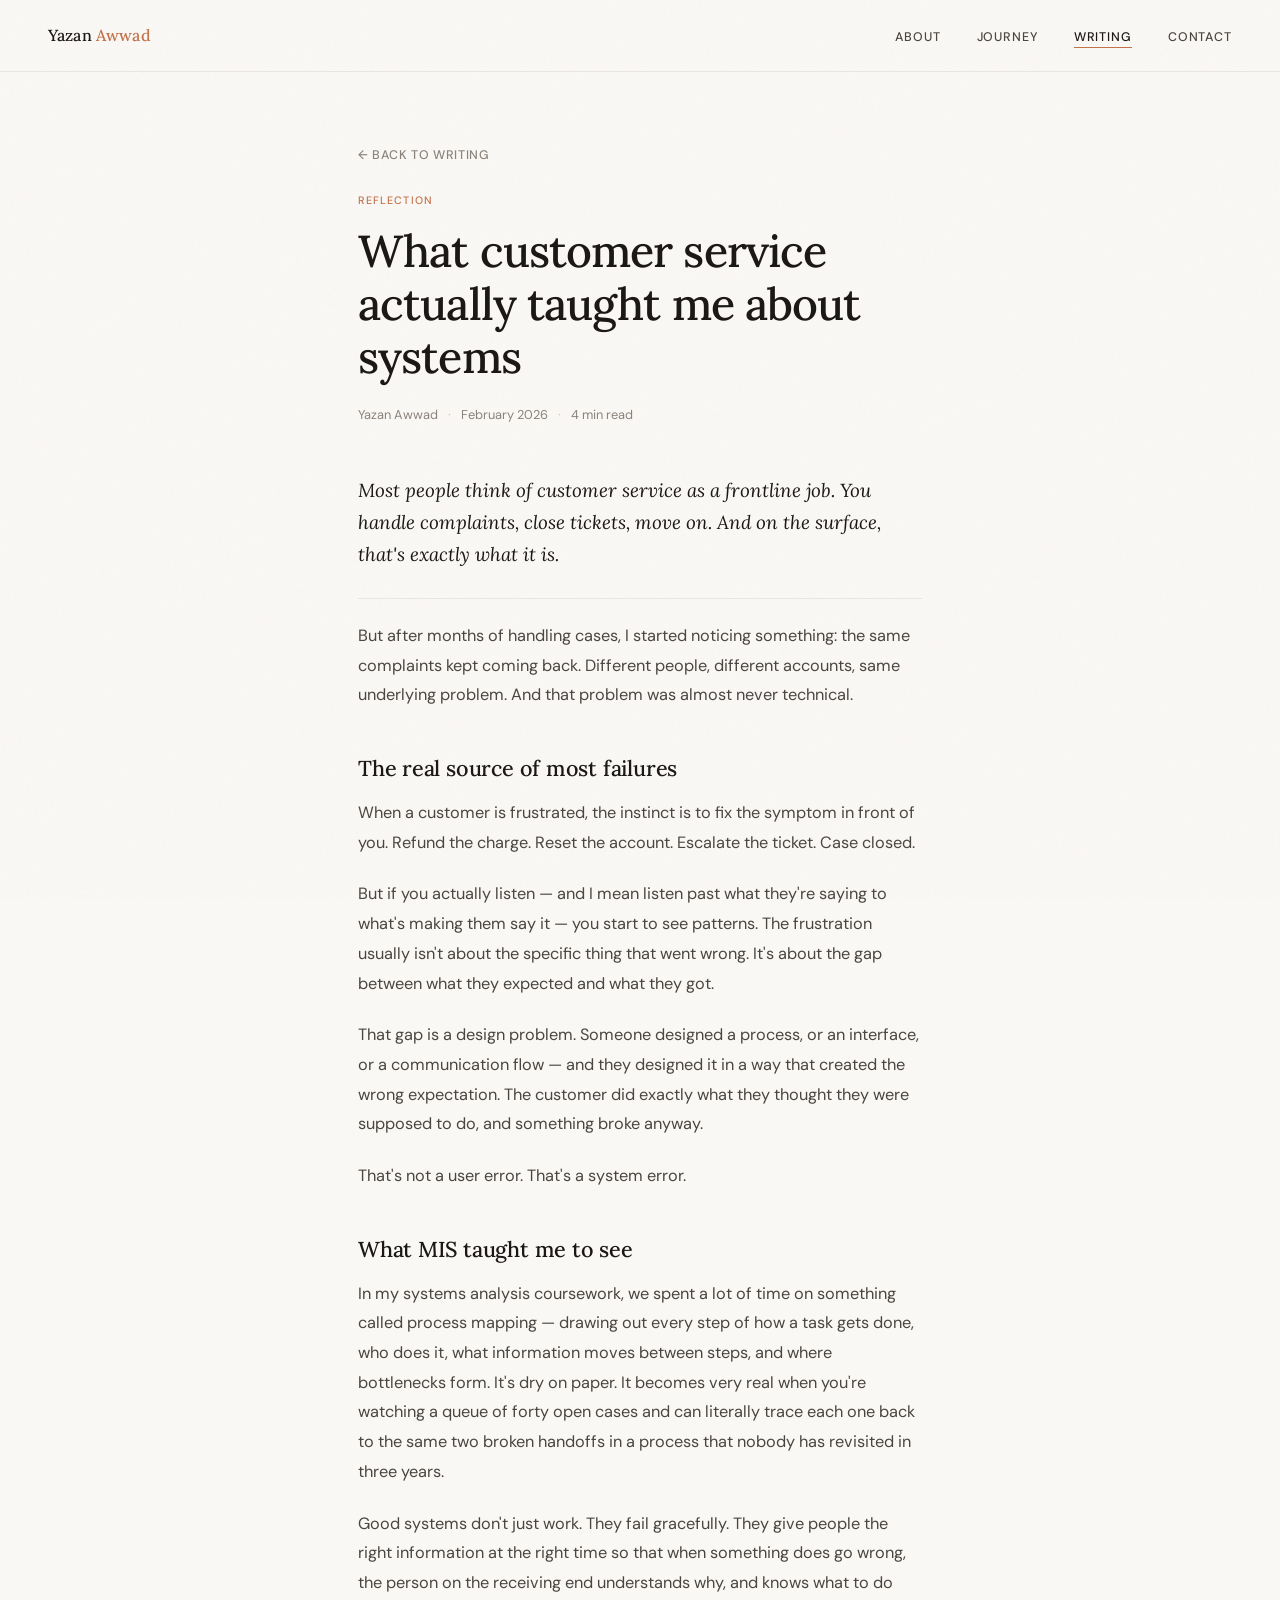
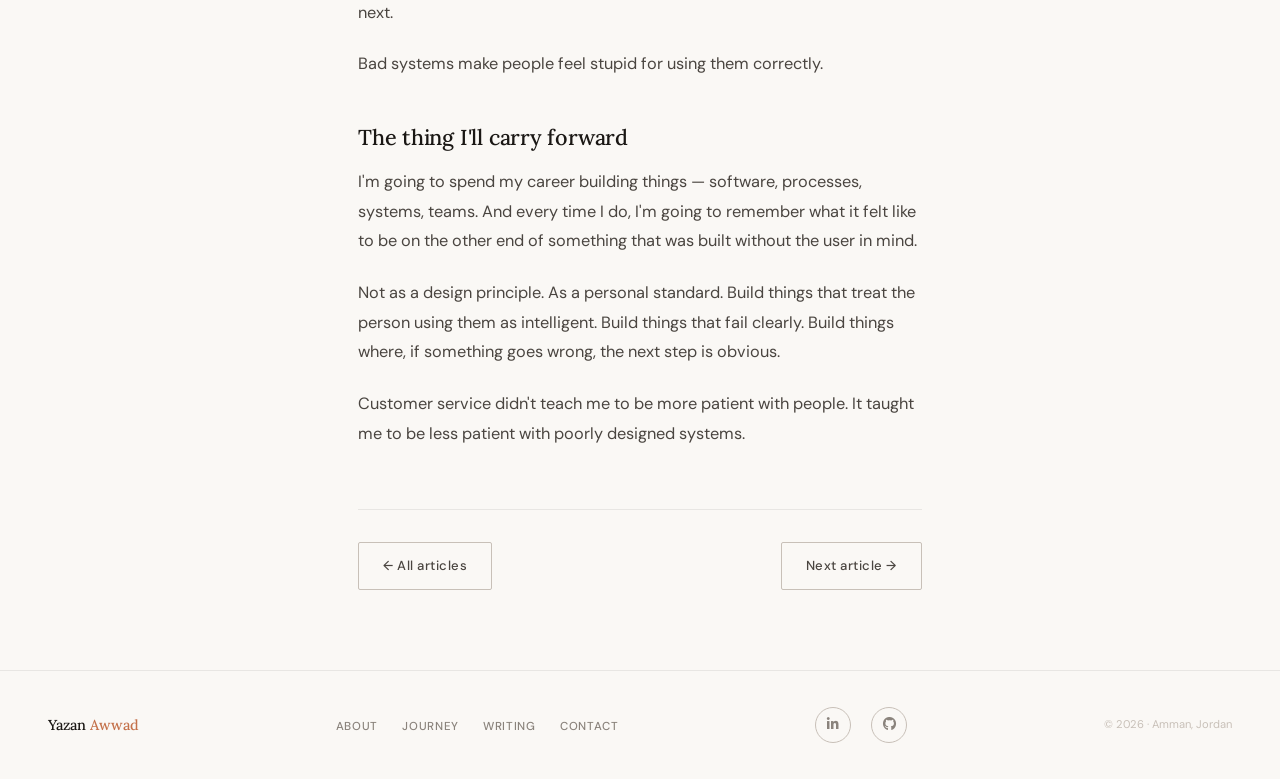
<file: articles/customer-service-systems.html>
<!DOCTYPE html>
<html lang="en">

<head>
  <meta charset="UTF-8">
  <meta name="viewport" content="width=device-width, initial-scale=1.0">
  <title>What customer service taught me about systems — Yazan Awwad</title>
  <link rel="stylesheet" href="../css/style.css">
  <link rel="stylesheet" href="../css/article.css">
  <link
    href="https://fonts.googleapis.com/css2?family=Lora:ital,wght@0,400;0,500;0,600;1,400;1,500&family=DM+Sans:wght@300;400;500&display=swap"
    rel="stylesheet">
  <link rel="stylesheet" href="https://cdnjs.cloudflare.com/ajax/libs/font-awesome/6.5.0/css/all.min.css">

</head>

<body>

  <nav id="nav">
    <a href="../index.html" class="nav-name">Yazan <span>Awwad</span></a>
    <ul class="nav-links">
      <li><a href="../index.html#about">About</a></li>
      <li><a href="../index.html#journey">Journey</a></li>
      <li><a href="../articles.html" class="nav-active">Writing</a></li>
      <li><a href="../index.html#contact">Contact</a></li>
    </ul>
    <button class="nav-hamburger" id="hamburger" aria-label="Menu">
      <span></span><span></span><span></span>
    </button>
  </nav>

  <article class="article-page">

    <div class="article-header reveal">
      <a href="../articles.html" class="article-back">← Back to writing</a>
      <div class="post-tag" style="margin: 24px 0 16px;">Reflection</div>
      <h1 class="article-title">What customer service actually taught me about systems</h1>
      <div class="article-byline">
        <span>Yazan Awwad</span>
        <span class="article-byline-dot">·</span>
        <span>February 2026</span>
        <span class="article-byline-dot">·</span>
        <span>4 min read</span>
      </div>
    </div>

    <div class="article-body reveal">

      <p class="article-lead">Most people think of customer service as a frontline job. You handle complaints, close
        tickets, move on. And on the surface, that's exactly what it is.</p>

      <p>But after months of handling cases, I started noticing something: the same complaints kept coming back.
        Different people, different accounts, same underlying problem. And that problem was almost never technical.</p>

      <h2>The real source of most failures</h2>

      <p>When a customer is frustrated, the instinct is to fix the symptom in front of you. Refund the charge. Reset the
        account. Escalate the ticket. Case closed.</p>

      <p>But if you actually listen — and I mean listen past what they're saying to what's making them say it — you
        start to see patterns. The frustration usually isn't about the specific thing that went wrong. It's about the
        gap between what they expected and what they got.</p>

      <p>That gap is a design problem. Someone designed a process, or an interface, or a communication flow — and they
        designed it in a way that created the wrong expectation. The customer did exactly what they thought they were
        supposed to do, and something broke anyway.</p>

      <p>That's not a user error. That's a system error.</p>

      <h2>What MIS taught me to see</h2>

      <p>In my systems analysis coursework, we spent a lot of time on something called process mapping — drawing out
        every step of how a task gets done, who does it, what information moves between steps, and where bottlenecks
        form. It's dry on paper. It becomes very real when you're watching a queue of forty open cases and can literally
        trace each one back to the same two broken handoffs in a process that nobody has revisited in three years.</p>

      <p>Good systems don't just work. They fail gracefully. They give people the right information at the right time so
        that when something does go wrong, the person on the receiving end understands why, and knows what to do next.
      </p>

      <p>Bad systems make people feel stupid for using them correctly.</p>

      <h2>The thing I'll carry forward</h2>

      <p>I'm going to spend my career building things — software, processes, systems, teams. And every time I do, I'm
        going to remember what it felt like to be on the other end of something that was built without the user in mind.
      </p>

      <p>Not as a design principle. As a personal standard. Build things that treat the person using them as
        intelligent. Build things that fail clearly. Build things where, if something goes wrong, the next step is
        obvious.</p>

      <p>Customer service didn't teach me to be more patient with people. It taught me to be less patient with poorly
        designed systems.</p>

    </div>

    <div class="article-footer reveal">
      <div class="article-divider"></div>
      <div class="article-nav">
        <a href="../articles.html" class="btn-outline">← All articles</a>
        <a href="mis-design-thinking.html" class="btn-outline">Next article →</a>
      </div>
    </div>

  </article>

  <footer>
    <div class="footer-name">Yazan <span>Awwad</span></div>
    <ul class="footer-links">
      <li><a href="../index.html#about">About</a></li>
      <li><a href="../index.html#journey">Journey</a></li>
      <li><a href="../articles.html">Writing</a></li>
      <li><a href="../index.html#contact">Contact</a></li>
    </ul>
    <div class="footer-social">
      <a href="https://linkedin.com/in/yazanawwad01" target="_blank" aria-label="LinkedIn">
        <i class="fab fa-linkedin-in"></i>
      </a>
      <a href="https://github.com/yazanawwad61" target="_blank" aria-label="GitHub">
        <i class="fab fa-github"></i>
      </a>
    </div>
    <div class="footer-copy">© 2026 · Amman, Jordan</div>
  </footer>

  <script src="../js/main.js"></script>
</body>

</html>
</file>
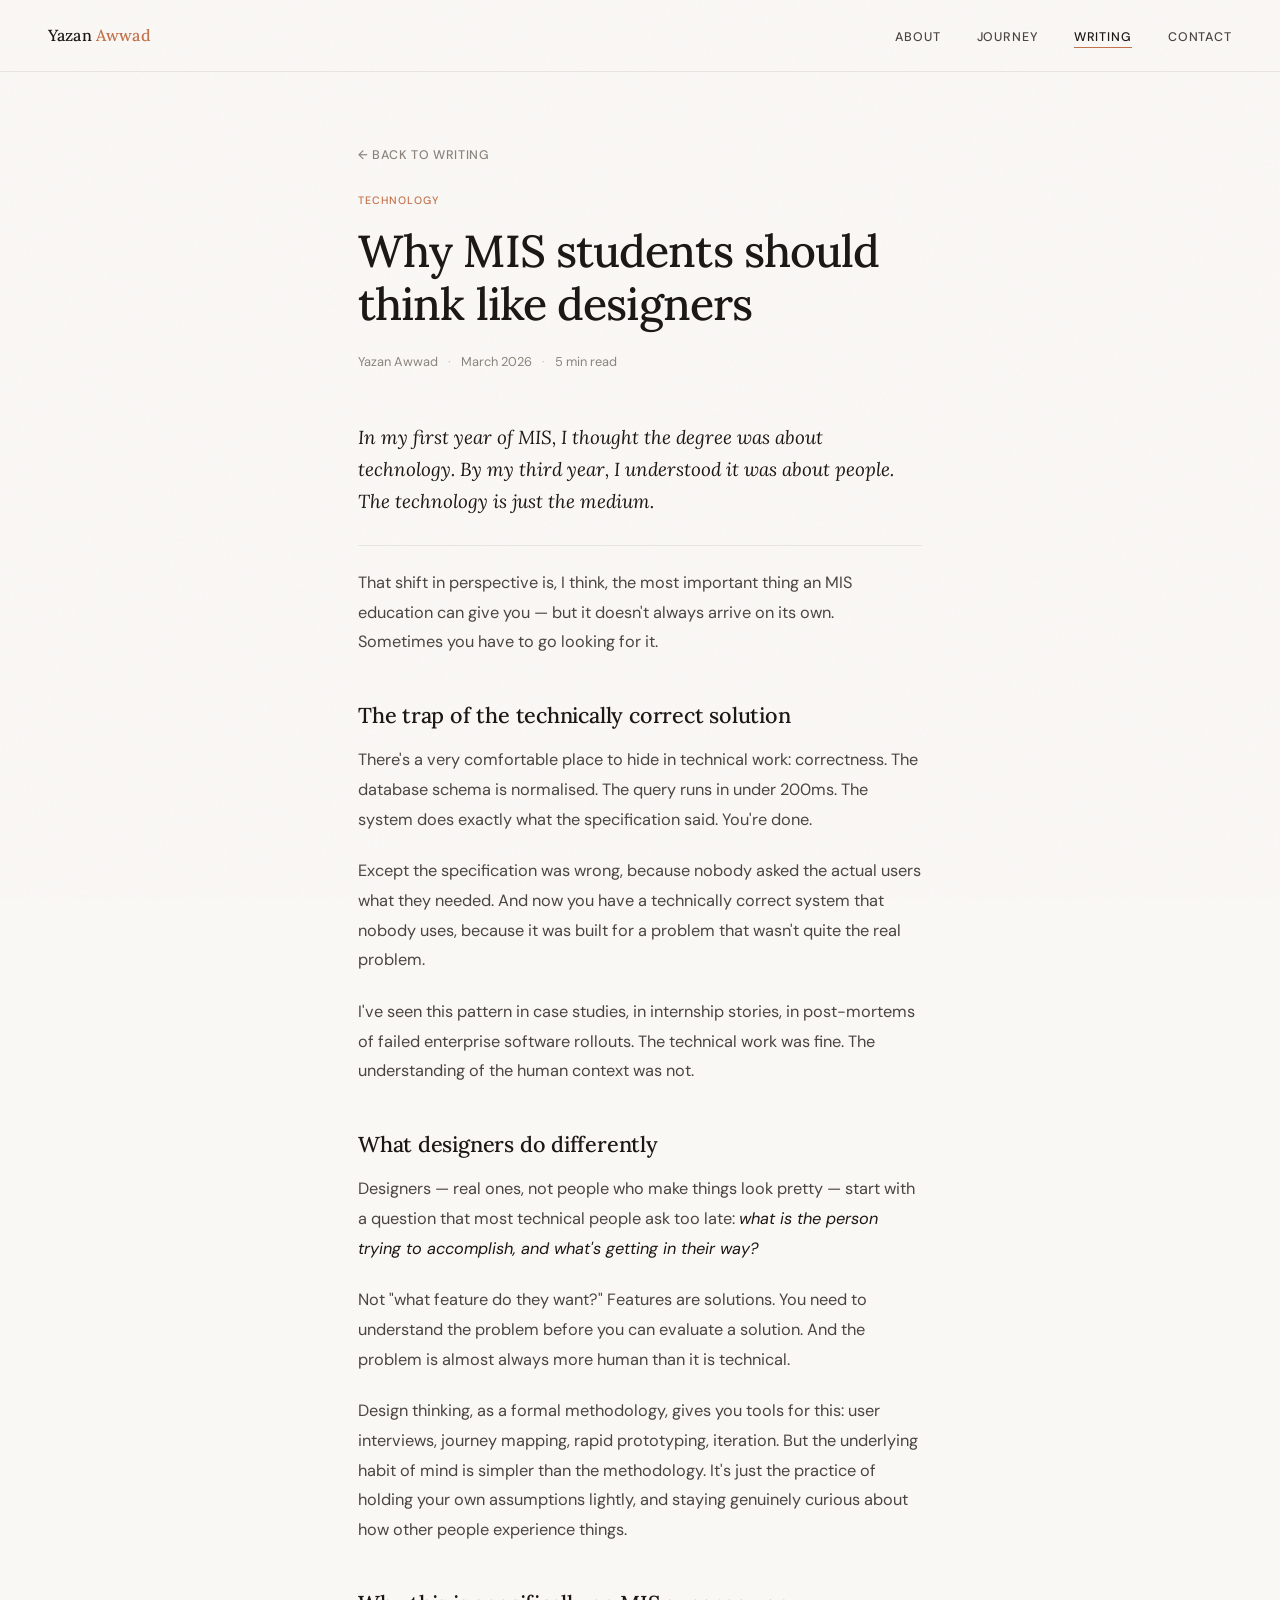
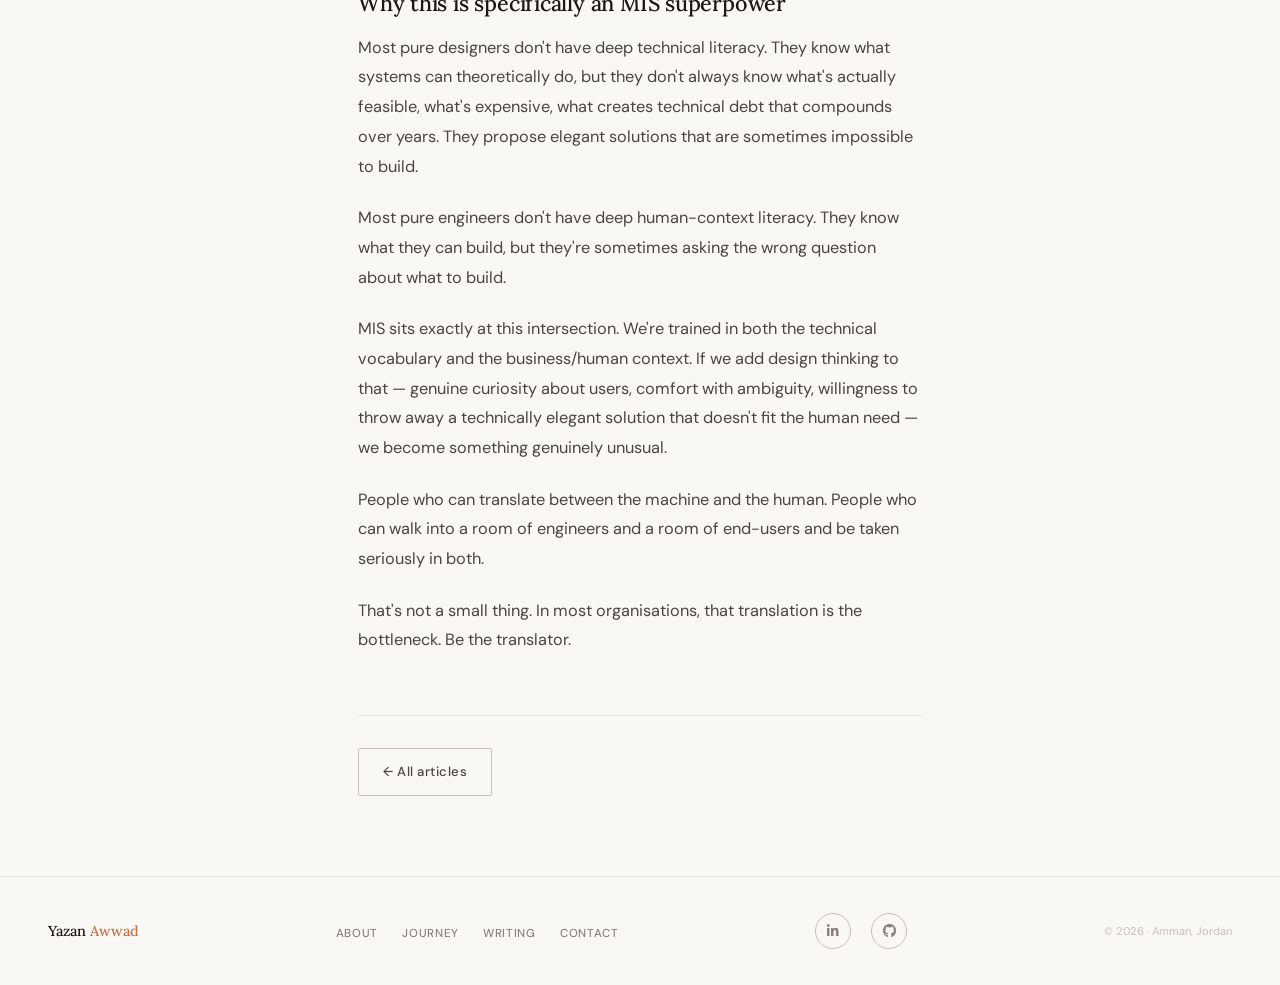
<file: articles/mis-design-thinking.html>
<!DOCTYPE html>
<html lang="en">

<head>
  <meta charset="UTF-8">
  <meta name="viewport" content="width=device-width, initial-scale=1.0">
  <title>Why MIS students should think like designers — Yazan Awwad</title>
  <link rel="stylesheet" href="../css/style.css">
  <link rel="stylesheet" href="../css/article.css">
  <link
    href="https://fonts.googleapis.com/css2?family=Lora:ital,wght@0,400;0,500;0,600;1,400;1,500&family=DM+Sans:wght@300;400;500&display=swap"
    rel="stylesheet">
  <link rel="stylesheet" href="https://cdnjs.cloudflare.com/ajax/libs/font-awesome/6.5.0/css/all.min.css">

</head>

<body>

  <nav id="nav">
    <a href="../index.html" class="nav-name">Yazan <span>Awwad</span></a>
    <ul class="nav-links">
      <li><a href="../index.html#about">About</a></li>
      <li><a href="../index.html#journey">Journey</a></li>
      <li><a href="../articles.html" class="nav-active">Writing</a></li>
      <li><a href="../index.html#contact">Contact</a></li>
    </ul>
    <button class="nav-hamburger" id="hamburger" aria-label="Menu">
      <span></span><span></span><span></span>
    </button>
  </nav>

  <article class="article-page">

    <div class="article-header reveal">
      <a href="../articles.html" class="article-back">← Back to writing</a>
      <div class="post-tag" style="margin: 24px 0 16px;">Technology</div>
      <h1 class="article-title">Why MIS students should think like designers</h1>
      <div class="article-byline">
        <span>Yazan Awwad</span>
        <span class="article-byline-dot">·</span>
        <span>March 2026</span>
        <span class="article-byline-dot">·</span>
        <span>5 min read</span>
      </div>
    </div>

    <div class="article-body reveal">

      <p class="article-lead">In my first year of MIS, I thought the degree was about technology. By my third year, I
        understood it was about people. The technology is just the medium.</p>

      <p>That shift in perspective is, I think, the most important thing an MIS education can give you — but it doesn't
        always arrive on its own. Sometimes you have to go looking for it.</p>

      <h2>The trap of the technically correct solution</h2>

      <p>There's a very comfortable place to hide in technical work: correctness. The database schema is normalised. The
        query runs in under 200ms. The system does exactly what the specification said. You're done.</p>

      <p>Except the specification was wrong, because nobody asked the actual users what they needed. And now you have a
        technically correct system that nobody uses, because it was built for a problem that wasn't quite the real
        problem.</p>

      <p>I've seen this pattern in case studies, in internship stories, in post-mortems of failed enterprise software
        rollouts. The technical work was fine. The understanding of the human context was not.</p>

      <h2>What designers do differently</h2>

      <p>Designers — real ones, not people who make things look pretty — start with a question that most technical
        people ask too late: <em>what is the person trying to accomplish, and what's getting in their way?</em></p>

      <p>Not "what feature do they want?" Features are solutions. You need to understand the problem before you can
        evaluate a solution. And the problem is almost always more human than it is technical.</p>

      <p>Design thinking, as a formal methodology, gives you tools for this: user interviews, journey mapping, rapid
        prototyping, iteration. But the underlying habit of mind is simpler than the methodology. It's just the practice
        of holding your own assumptions lightly, and staying genuinely curious about how other people experience things.
      </p>

      <h2>Why this is specifically an MIS superpower</h2>

      <p>Most pure designers don't have deep technical literacy. They know what systems can theoretically do, but they
        don't always know what's actually feasible, what's expensive, what creates technical debt that compounds over
        years. They propose elegant solutions that are sometimes impossible to build.</p>

      <p>Most pure engineers don't have deep human-context literacy. They know what they can build, but they're
        sometimes asking the wrong question about what to build.</p>

      <p>MIS sits exactly at this intersection. We're trained in both the technical vocabulary and the business/human
        context. If we add design thinking to that — genuine curiosity about users, comfort with ambiguity, willingness
        to throw away a technically elegant solution that doesn't fit the human need — we become something genuinely
        unusual.</p>

      <p>People who can translate between the machine and the human. People who can walk into a room of engineers and a
        room of end-users and be taken seriously in both.</p>

      <p>That's not a small thing. In most organisations, that translation is the bottleneck. Be the translator.</p>

    </div>

    <div class="article-footer reveal">
      <div class="article-divider"></div>
      <div class="article-nav">
        <a href="../articles.html" class="btn-outline">← All articles</a>
      </div>
    </div>

  </article>

  <footer>
    <div class="footer-name">Yazan <span>Awwad</span></div>
    <ul class="footer-links">
      <li><a href="../index.html#about">About</a></li>
      <li><a href="../index.html#journey">Journey</a></li>
      <li><a href="../articles.html">Writing</a></li>
      <li><a href="../index.html#contact">Contact</a></li>
    </ul>
    <div class="footer-social">
      <a href="https://linkedin.com/in/yazanawwad01" target="_blank" aria-label="LinkedIn">
        <i class="fab fa-linkedin-in"></i>
      </a>
      <a href="https://github.com/yazanawwad61" target="_blank" aria-label="GitHub">
        <i class="fab fa-github"></i>
      </a>
    </div>
    <div class="footer-copy">© 2026 · Amman, Jordan</div>
  </footer>

  <script src="../js/main.js"></script>
</body>

</html>
</file>
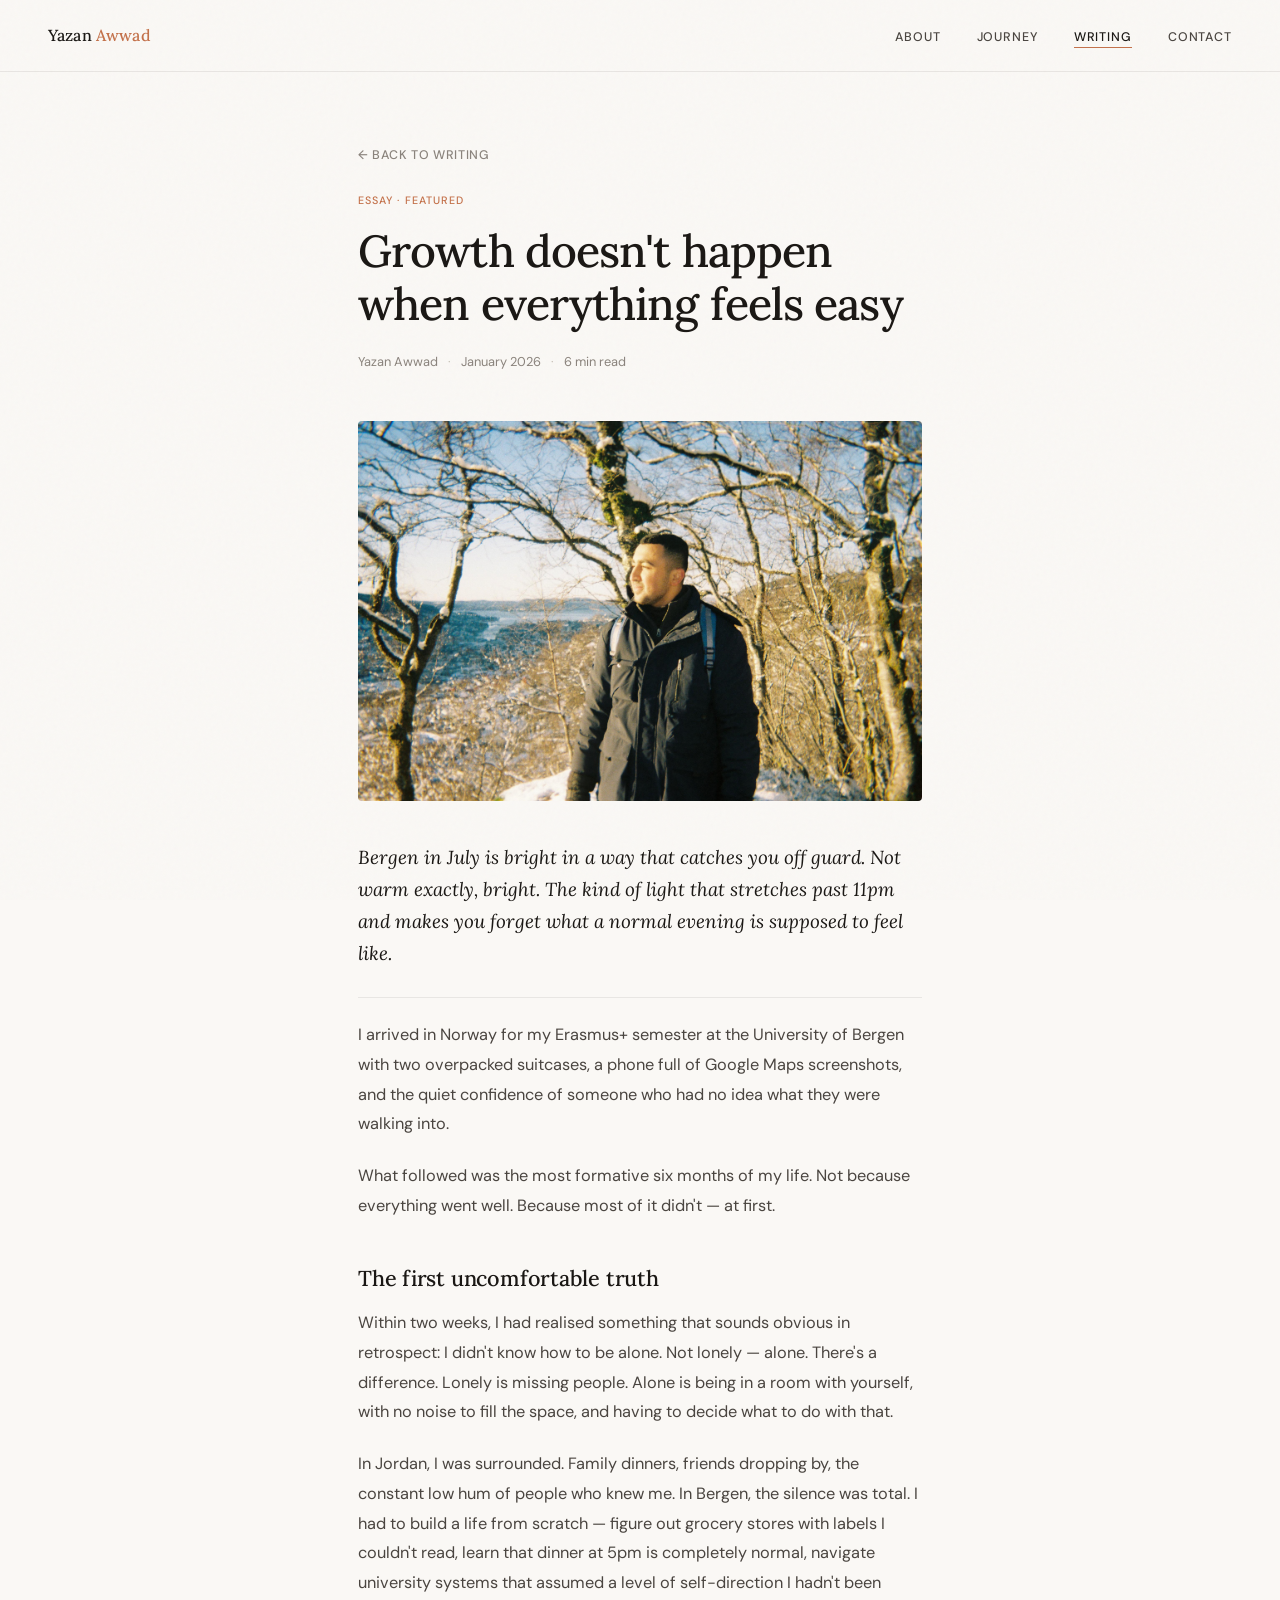
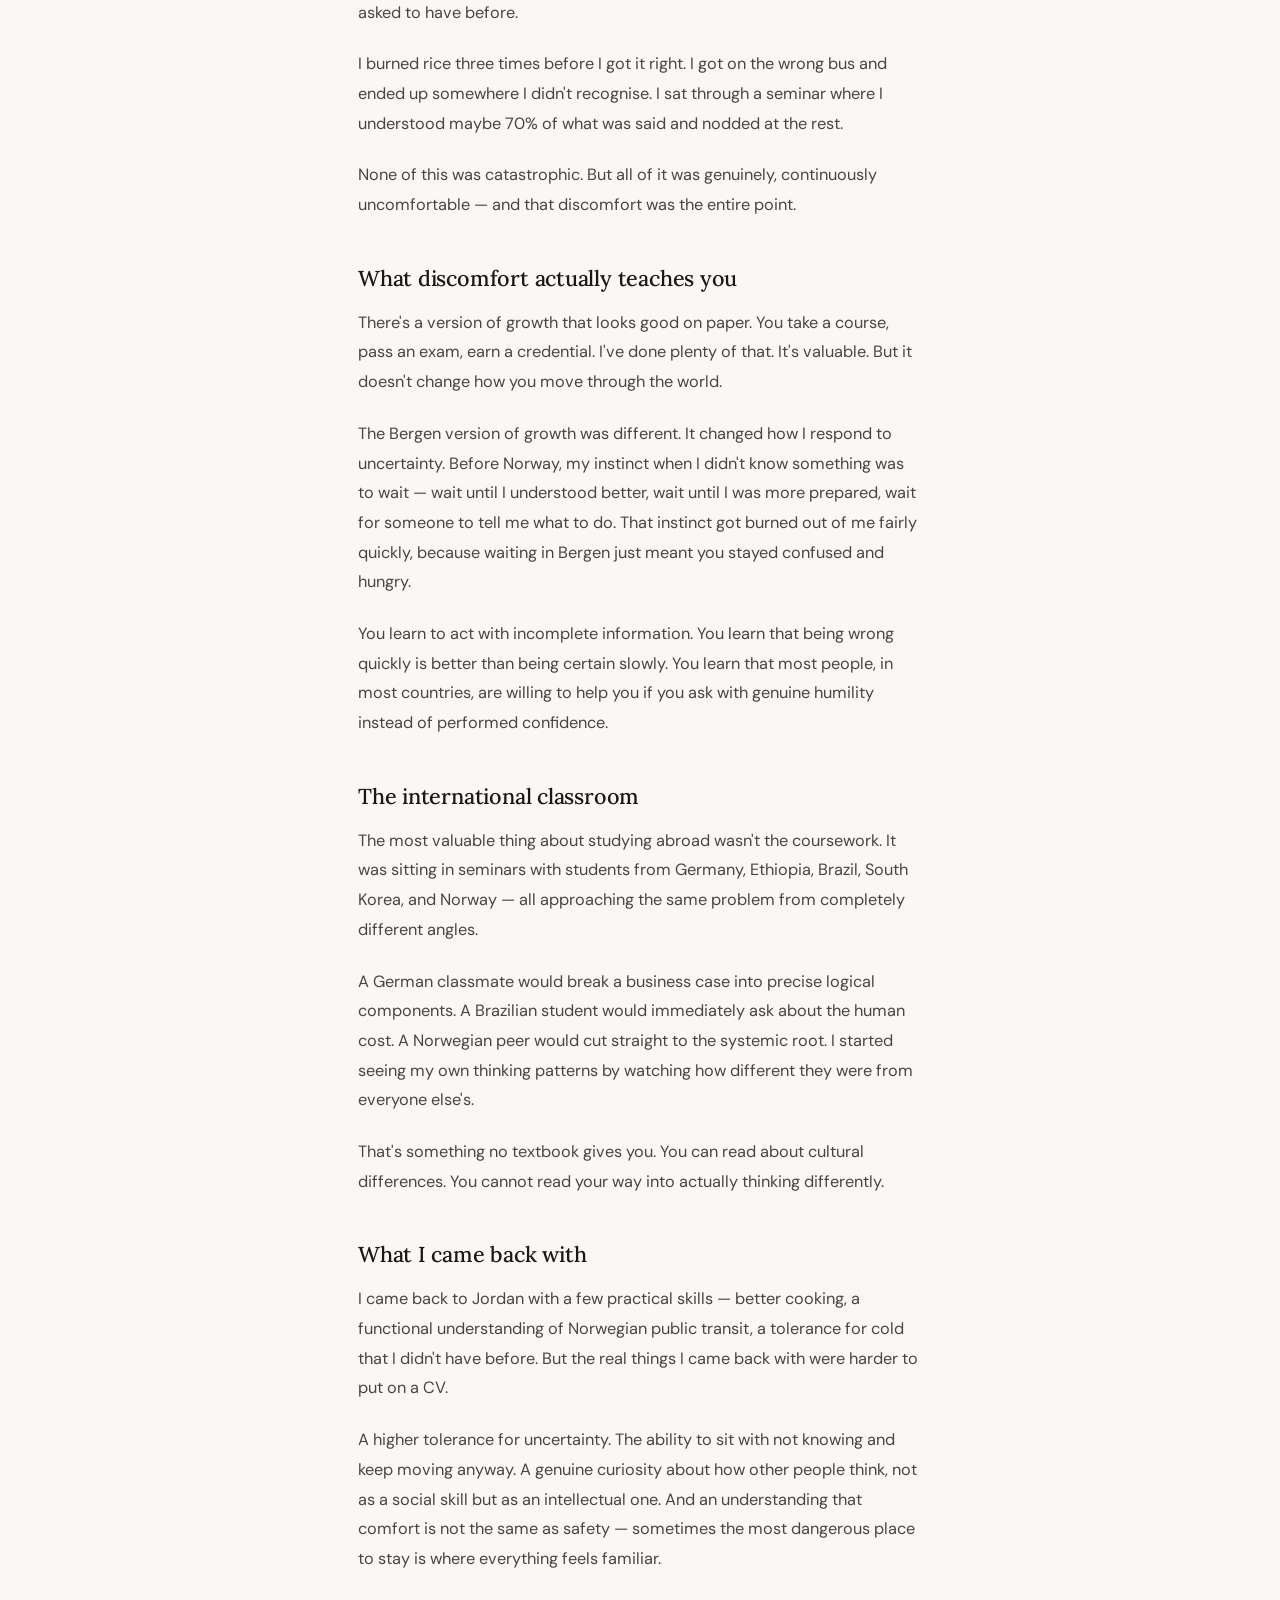
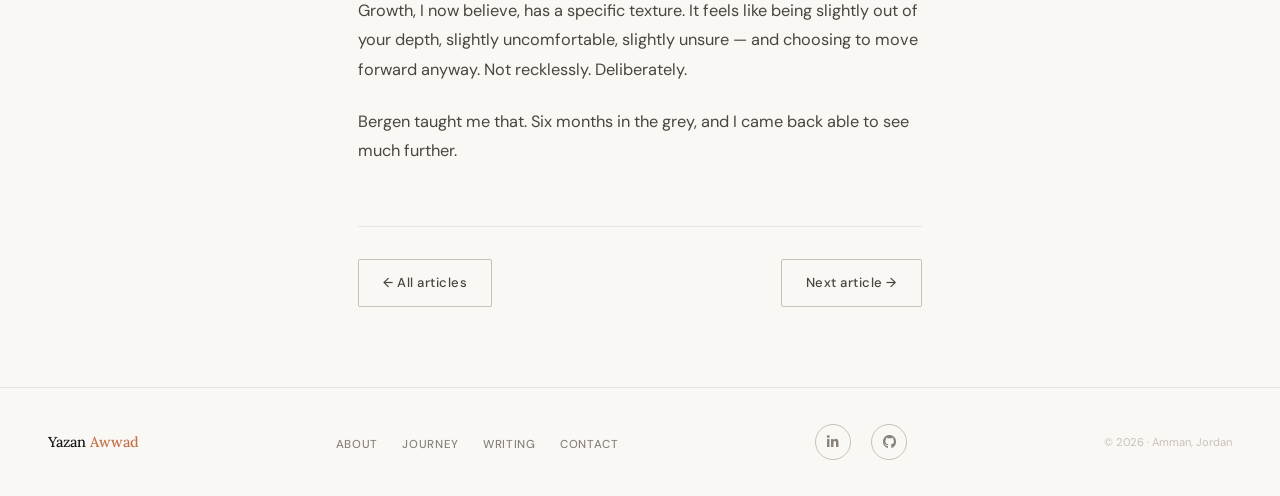
<file: articles/norway-growth.html>
<!DOCTYPE html>
<html lang="en">

<head>
  <meta charset="UTF-8">
  <meta name="viewport" content="width=device-width, initial-scale=1.0">
  <title>Growth doesn't happen when everything feels easy — Yazan Awwad</title>
  <link rel="stylesheet" href="../css/style.css">
  <link rel="stylesheet" href="../css/article.css">
  <link
    href="https://fonts.googleapis.com/css2?family=Lora:ital,wght@0,400;0,500;0,600;1,400;1,500&family=DM+Sans:wght@300;400;500&display=swap"
    rel="stylesheet">
  <link rel="stylesheet" href="https://cdnjs.cloudflare.com/ajax/libs/font-awesome/6.5.0/css/all.min.css">

</head>

<body>

  <nav id="nav">
    <a href="../index.html" class="nav-name">Yazan <span>Awwad</span></a>
    <ul class="nav-links">
      <li><a href="../index.html#about">About</a></li>
      <li><a href="../index.html#journey">Journey</a></li>
      <li><a href="../articles.html" class="nav-active">Writing</a></li>
      <li><a href="../index.html#contact">Contact</a></li>
    </ul>
    <button class="nav-hamburger" id="hamburger" aria-label="Menu">
      <span></span><span></span><span></span>
    </button>
  </nav>

  <article class="article-page">

    <div class="article-header reveal">
      <a href="../articles.html" class="article-back">← Back to writing</a>
      <div class="post-tag" style="margin: 24px 0 16px;">Essay · Featured</div>
      <h1 class="article-title">Growth doesn't happen when everything feels easy</h1>
      <div class="article-byline">
        <span>Yazan Awwad</span>
        <span class="article-byline-dot">·</span>
        <span>January 2026</span>
        <span class="article-byline-dot">·</span>
        <span>6 min read</span>
      </div>
    </div>

    <div class="article-body reveal">
      <div class="article-hero-img">
        <img src="norway.jpg" alt="Yazan in Bergen, Norway">
      </div>
      <p class="article-lead">Bergen in July is bright in a way that catches you off guard. Not warm exactly, bright.
        The kind of light that stretches past 11pm and makes you forget what a normal evening is supposed to feel like.
      </p>

      <p>I arrived in Norway for my Erasmus+ semester at the University of Bergen with two overpacked suitcases, a phone
        full of Google Maps screenshots, and the quiet confidence of someone who had no idea what they were walking
        into.</p>

      <p>What followed was the most formative six months of my life. Not because everything went well. Because most of
        it didn't — at first.</p>

      <h2>The first uncomfortable truth</h2>

      <p>Within two weeks, I had realised something that sounds obvious in retrospect: I didn't know how to be alone.
        Not lonely — alone. There's a difference. Lonely is missing people. Alone is being in a room with yourself, with
        no noise to fill the space, and having to decide what to do with that.</p>

      <p>In Jordan, I was surrounded. Family dinners, friends dropping by, the constant low hum of people who knew me.
        In Bergen, the silence was total. I had to build a life from scratch — figure out grocery stores with labels I
        couldn't read, learn that dinner at 5pm is completely normal, navigate university systems that assumed a level
        of self-direction I hadn't been asked to have before.</p>

      <p>I burned rice three times before I got it right. I got on the wrong bus and ended up somewhere I didn't
        recognise. I sat through a seminar where I understood maybe 70% of what was said and nodded at the rest.</p>

      <p>None of this was catastrophic. But all of it was genuinely, continuously uncomfortable — and that discomfort
        was the entire point.</p>

      <h2>What discomfort actually teaches you</h2>

      <p>There's a version of growth that looks good on paper. You take a course, pass an exam, earn a credential. I've
        done plenty of that. It's valuable. But it doesn't change how you move through the world.</p>

      <p>The Bergen version of growth was different. It changed how I respond to uncertainty. Before Norway, my instinct
        when I didn't know something was to wait — wait until I understood better, wait until I was more prepared, wait
        for someone to tell me what to do. That instinct got burned out of me fairly quickly, because waiting in Bergen
        just meant you stayed confused and hungry.</p>

      <p>You learn to act with incomplete information. You learn that being wrong quickly is better than being certain
        slowly. You learn that most people, in most countries, are willing to help you if you ask with genuine humility
        instead of performed confidence.</p>

      <h2>The international classroom</h2>

      <p>The most valuable thing about studying abroad wasn't the coursework. It was sitting in seminars with students
        from Germany, Ethiopia, Brazil, South Korea, and Norway — all approaching the same problem from completely
        different angles.</p>

      <p>A German classmate would break a business case into precise logical components. A Brazilian student would
        immediately ask about the human cost. A Norwegian peer would cut straight to the systemic root. I started seeing
        my own thinking patterns by watching how different they were from everyone else's.</p>

      <p>That's something no textbook gives you. You can read about cultural differences. You cannot read your way into
        actually thinking differently.</p>

      <h2>What I came back with</h2>

      <p>I came back to Jordan with a few practical skills — better cooking, a functional understanding of Norwegian
        public transit, a tolerance for cold that I didn't have before. But the real things I came back with were harder
        to put on a CV.</p>

      <p>A higher tolerance for uncertainty. The ability to sit with not knowing and keep moving anyway. A genuine
        curiosity about how other people think, not as a social skill but as an intellectual one. And an understanding
        that comfort is not the same as safety — sometimes the most dangerous place to stay is where everything feels
        familiar.</p>

      <p>Growth, I now believe, has a specific texture. It feels like being slightly out of your depth, slightly
        uncomfortable, slightly unsure — and choosing to move forward anyway. Not recklessly. Deliberately.</p>

      <p>Bergen taught me that. Six months in the grey, and I came back able to see much further.</p>

    </div>

    <div class="article-footer reveal">
      <div class="article-divider"></div>
      <div class="article-nav">
        <a href="../articles.html" class="btn-outline">← All articles</a>
        <a href="customer-service-systems.html" class="btn-outline">Next article →</a>
      </div>
    </div>

  </article>

  <footer>
    <div class="footer-name">Yazan <span>Awwad</span></div>
    <ul class="footer-links">
      <li><a href="../index.html#about">About</a></li>
      <li><a href="../index.html#journey">Journey</a></li>
      <li><a href="../articles.html">Writing</a></li>
      <li><a href="../index.html#contact">Contact</a></li>
    </ul>
    <div class="footer-social">
      <a href="https://linkedin.com/in/yazanawwad01" target="_blank" aria-label="LinkedIn">
        <i class="fab fa-linkedin-in"></i>
      </a>
      <a href="https://github.com/yazanawwad61" target="_blank" aria-label="GitHub">
        <i class="fab fa-github"></i>
      </a>
    </div>
    <div class="footer-copy">© 2026 · Amman, Jordan</div>
  </footer>

  <script src="../js/main.js"></script>
</body>

</html>
</file>
<file: css/style.css>
/* ─────────────────────────────────────────────────────
   YAZAN AWWAD — Main Stylesheet
   ───────────────────────────────────────────────────── */

/* ─── DESIGN TOKENS ──────────────────────────────────── */
:root {
  --ink: #1A1714;
  --ink-mid: #4A4540;
  --ink-soft: #8A837C;
  --ink-faint: #C8C0B8;
  --paper: #FAF8F5;
  --paper-warm: #F4EFE8;
  --paper-deep: #EDE6DC;
  --terracotta: #C4714A;
  --terracotta-lt: #D4896A;
  --sage: #7A9E8C;
  --line: rgba(26, 23, 20, 0.08);
  --font-serif: 'Lora', Georgia, serif;
  --font-sans: 'DM Sans', system-ui, sans-serif;
  --max: 720px;
  --wide: 1000px;
  --nav-h: 72px;
}

/* ─── RESET ──────────────────────────────────────────── */
*,
*::before,
*::after {
  box-sizing: border-box;
  margin: 0;
  padding: 0;
}

html {
  scroll-behavior: smooth;
}

body {
  font-family: var(--font-sans);
  background: var(--paper);
  color: var(--ink);
  line-height: 1.7;
  overflow-x: hidden;
}

a {
  color: inherit;
  text-decoration: none;
}

img {
  max-width: 100%;
  display: block;
}

/* ─── GRAIN ──────────────────────────────────────────── */
body::after {
  content: '';
  position: fixed;
  inset: 0;
  background-image: url("data:image/svg+xml,%3Csvg viewBox='0 0 256 256' xmlns='http://www.w3.org/2000/svg'%3E%3Cfilter id='noise'%3E%3CfeTurbulence type='fractalNoise' baseFrequency='0.9' numOctaves='4' stitchTiles='stitch'/%3E%3C/filter%3E%3Crect width='100%25' height='100%25' filter='url(%23noise)' opacity='1'/%3E%3C/svg%3E");
  opacity: 0.025;
  pointer-events: none;
  z-index: 1000;
}

/* ─── NAV ────────────────────────────────────────────── */
nav {
  position: fixed;
  top: 0;
  left: 0;
  right: 0;
  z-index: 500;
  padding: 0 48px;
  padding-top: env(safe-area-inset-top);
  height: var(--nav-h);
  display: flex;
  align-items: center;
  justify-content: space-between;
  transition: background 0.4s, border-color 0.4s, box-shadow 0.4s;
  background: rgba(250, 248, 245, 0.97);
  backdrop-filter: blur(12px);
  border-bottom: 1px solid var(--line);
}

nav.scrolled {
  background: rgba(250, 248, 245, 0.94);
  backdrop-filter: blur(12px);
  border-bottom: 1px solid var(--line);
  box-shadow: 0 1px 20px rgba(26, 23, 20, 0.04);
}

.nav-name {
  font-family: var(--font-serif);
  font-size: 1rem;
  font-weight: 500;
  color: var(--ink);
  letter-spacing: 0.01em;
}

.nav-name span {
  color: var(--terracotta);
}

.nav-links {
  display: flex;
  gap: 36px;
  list-style: none;
}

.nav-links a {
  font-size: 0.78rem;
  font-weight: 500;
  letter-spacing: 0.07em;
  text-transform: uppercase;
  color: var(--ink-mid);
  position: relative;
  transition: color 0.2s;
}

.nav-links a::after {
  content: '';
  position: absolute;
  bottom: -3px;
  left: 0;
  right: 0;
  height: 1px;
  background: var(--terracotta);
  transform: scaleX(0);
  transform-origin: left;
  transition: transform 0.3s ease;
}

.nav-links a:hover,
.nav-links a.nav-active {
  color: var(--ink);
}

.nav-links a:hover::after,
.nav-links a.nav-active::after {
  transform: scaleX(1);
}

/* Hamburger (mobile) */
.nav-hamburger {
  display: none;
  flex-direction: column;
  gap: 5px;
  background: none;
  border: none;
  cursor: pointer;
  padding: 4px;
}

.nav-hamburger span {
  display: block;
  width: 22px;
  height: 1.5px;
  background: var(--ink);
  transition: all 0.25s;
}

.nav-hamburger.open span:nth-child(1) {
  transform: rotate(45deg) translate(4px, 4px);
}

.nav-hamburger.open span:nth-child(2) {
  opacity: 0;
}

.nav-hamburger.open span:nth-child(3) {
  transform: rotate(-45deg) translate(4px, -4px);
}

/* Mobile menu */
.mobile-menu {
  display: none;
  position: fixed;
  top: var(--nav-h);
  left: 0;
  right: 0;
  background: rgba(250, 248, 245, 0.97);
  backdrop-filter: blur(12px);
  padding: 24px 48px 32px;
  border-bottom: 1px solid var(--line);
  z-index: 499;
  flex-direction: column;
  gap: 20px;
}

.mobile-menu.open {
  display: flex;
}

.mobile-menu a {
  font-size: 1.1rem;
  font-weight: 500;
  color: var(--ink-mid);
  transition: color 0.2s;
  font-family: var(--font-serif);
}

.mobile-menu a:hover {
  color: var(--terracotta);
}

/* ─── HERO ───────────────────────────────────────────── */
#hero {
  min-height: 100vh;
  display: flex;
  flex-direction: column;
  justify-content: center;
  padding: 0 0 80px;
  position: relative;
  overflow: hidden;
}

.hero-banner {
  width: 100%;
  position: relative;
  margin-bottom: 56px;
  margin-top: var(--nav-h);
  line-height: 0;
}

.hero-banner img {
  width: 100%;
  height: 200px;
  object-fit: cover;
  object-position: right 35%;
  display: block;
  filter: grayscale(100%) brightness(0.75) contrast(1.1);
}

.hero-banner:hover img {
  transform: scale(1.0);
}

.hero-banner-overlay {
  position: absolute;
  inset: 0;
  background: linear-gradient(to bottom,
      rgba(250, 248, 245, 0) 0%,
      rgba(250, 248, 245, 0) 60%,
      rgba(250, 248, 245, 0.85) 100%);
  pointer-events: none;
}

.hero-banner-label {
  position: absolute;
  bottom: 16px;
  right: 24px;
  font-family: var(--font-serif);
  font-size: 0.7rem;
  font-weight: 500;
  font-style: italic;
  letter-spacing: 0.08em;
  color: rgba(250, 248, 245, 0.4);
  pointer-events: none;
  z-index: 2;
}


.hero-inner {
  max-width: var(--max);
  margin: 0 auto;
  width: 100%;
  padding: 0 48px;
  position: relative;
  z-index: 2;
}

.hero-greeting {
  font-size: 0.78rem;
  font-weight: 500;
  letter-spacing: 0.1em;
  text-transform: uppercase;
  color: var(--terracotta);
  margin-bottom: 28px;
  display: flex;
  align-items: center;
  gap: 12px;
}

.hero-greeting::before {
  content: '';
  display: block;
  width: 28px;
  height: 1px;
  background: var(--terracotta);
}

.hero-title {
  font-family: var(--font-serif);
  font-size: clamp(2.5rem, 5vw, 3.8rem);
  font-weight: 500;
  line-height: 1.18;
  letter-spacing: -0.02em;
  color: var(--ink);
  margin-bottom: 28px;
}

.hero-title em {
  font-style: italic;
  color: var(--terracotta);
}

.hero-desc {
  font-size: 1rem;
  color: var(--ink-mid);
  line-height: 1.78;
  max-width: 500px;
  margin-bottom: 48px;
}

.hero-actions {
  display: flex;
  align-items: center;
  gap: 32px;
  flex-wrap: wrap;
}

.btn-main {
  display: inline-flex;
  align-items: center;
  gap: 10px;
  background: var(--ink);
  color: var(--paper);
  font-size: 0.82rem;
  font-weight: 500;
  letter-spacing: 0.04em;
  padding: 13px 26px;
  border-radius: 2px;
  border: none;
  cursor: pointer;
  transition: background 0.25s, transform 0.25s;
}

.btn-main:hover {
  background: var(--terracotta);
  transform: translateY(-2px);
}

.btn-main svg {
  transition: transform 0.25s;
}

.btn-main:hover svg {
  transform: translateX(4px);
}

.btn-outline {
  display: inline-flex;
  align-items: center;
  font-size: 0.82rem;
  font-weight: 500;
  letter-spacing: 0.04em;
  padding: 12px 24px;
  border: 1px solid var(--ink-faint);
  border-radius: 2px;
  color: var(--ink-mid);
  transition: all 0.2s;
}

.btn-outline:hover {
  border-color: var(--terracotta);
  color: var(--terracotta);
}

.hero-scroll {
  font-size: 0.72rem;
  color: var(--ink-soft);
  letter-spacing: 0.07em;
  text-transform: uppercase;
  display: flex;
  align-items: center;
  gap: 10px;
}

.hero-scroll::after {
  content: '';
  display: block;
  width: 1px;
  height: 28px;
  background: var(--ink-faint);
  animation: scrollPulse 1.8s ease-in-out infinite;
}

@keyframes scrollPulse {
  0% {
    transform: scaleY(0);
    transform-origin: top;
    opacity: 0;
  }

  40% {
    transform: scaleY(1);
    transform-origin: top;
    opacity: 1;
  }

  60% {
    transform: scaleY(1);
    transform-origin: bottom;
    opacity: 1;
  }

  100% {
    transform: scaleY(0);
    transform-origin: bottom;
    opacity: 0;
  }
}

@media (max-width: 768px) {
  #hero {
    padding: 0 0 60px;
  }

  .hero-banner {
    margin-bottom: 36px;
  }

  .hero-banner-overlay {
    background: linear-gradient(to bottom,
        rgba(250, 248, 245, 0) 0%,
        rgba(250, 248, 245, 0) 80%,
        rgba(250, 248, 245, 0.4) 100%);
  }

  .hero-inner {
    padding: 0 24px;
  }

  .hero-banner-label {
    display: none;
  }
}

/* ─── SECTION BASE ───────────────────────────────────── */
.section {
  padding: 96px 48px;
}

.section-alt {
  background: var(--paper-warm);
}

.section-inner {
  max-width: var(--max);
  margin: 0 auto;
}

.section-wide {
  max-width: var(--wide);
  margin: 0 auto;
}

.section-label {
  font-size: 0.7rem;
  font-weight: 500;
  letter-spacing: 0.12em;
  text-transform: uppercase;
  color: var(--terracotta);
  margin-bottom: 48px;
  display: flex;
  align-items: center;
  gap: 14px;
}

.section-label::after {
  content: '';
  flex: 1;
  height: 1px;
  background: var(--line);
  max-width: 100px;
}

/* ─── ABOUT ──────────────────────────────────────────── */
.about-grid {
  display: grid;
  grid-template-columns: 1fr 1.6fr;
  gap: 64px;
  align-items: start;
}

.about-photo-wrap {
  position: relative;
}

.about-photo {
  width: 100%;
  aspect-ratio: 4/5;
  background: var(--paper-deep);
  border-radius: 2px;
  overflow: hidden;
  position: relative;
}

.about-photo img {
  width: 100%;
  height: 100%;
  object-fit: cover;
}

.about-photo-placeholder {
  position: absolute;
  inset: 0;
  display: flex;
  flex-direction: column;
  align-items: center;
  justify-content: center;
  gap: 8px;
}

.photo-initials {
  font-family: var(--font-serif);
  font-size: 3.5rem;
  font-weight: 500;
  color: var(--terracotta);
  opacity: 0.4;
}

.photo-hint {
  font-size: 0.68rem;
  color: var(--ink-faint);
  text-align: center;
  letter-spacing: 0.06em;
  text-transform: uppercase;
  line-height: 1.5;
}

.about-photo-tag {
  position: absolute;
  bottom: -14px;
  right: -14px;
  background: var(--terracotta);
  color: var(--paper);
  font-size: 0.72rem;
  font-weight: 500;
  letter-spacing: 0.04em;
  padding: 7px 13px;
  border-radius: 2px;
}

.about-content h2 {
  font-family: var(--font-serif);
  font-size: clamp(1.7rem, 2.8vw, 2.2rem);
  font-weight: 500;
  line-height: 1.25;
  letter-spacing: -0.02em;
  margin-bottom: 24px;
}

.about-content h2 em {
  font-style: italic;
  color: var(--terracotta);
}

.about-body {
  font-size: 0.95rem;
  color: var(--ink-mid);
  line-height: 1.8;
  margin-bottom: 18px;
}

.about-chips {
  display: flex;
  flex-wrap: wrap;
  gap: 8px;
  margin-top: 28px;
}

.chip {
  font-size: 0.72rem;
  font-weight: 500;
  letter-spacing: 0.03em;
  padding: 5px 13px;
  border: 1px solid var(--ink-faint);
  border-radius: 100px;
  color: var(--ink-mid);
  transition: all 0.2s;
}

.chip:hover {
  border-color: var(--terracotta);
  color: var(--terracotta);
}

/* ─── TIMELINE ───────────────────────────────────────── */
.timeline {
  position: relative;
  padding-left: 28px;
}

.timeline::before {
  content: '';
  position: absolute;
  top: 8px;
  bottom: 8px;
  left: 0;
  width: 1px;
  background: var(--line);
}

.tl-entry {
  position: relative;
  padding: 0 0 52px 40px;
  opacity: 0;
  transform: translateX(-14px);
  transition: opacity 0.6s ease, transform 0.6s ease;
}

.tl-entry.visible {
  opacity: 1;
  transform: translateX(0);
}

.tl-entry:last-child {
  padding-bottom: 0;
}

.tl-dot {
  position: absolute;
  left: -5px;
  top: 8px;
  width: 10px;
  height: 10px;
  border-radius: 50%;
  background: var(--paper-warm);
  border: 2px solid var(--ink-faint);
  transition: all 0.3s;
}

.tl-entry:hover .tl-dot {
  border-color: var(--terracotta);
  background: var(--terracotta);
  transform: scale(1.3);
}

.tl-when {
  font-size: 0.7rem;
  font-weight: 500;
  letter-spacing: 0.08em;
  text-transform: uppercase;
  color: var(--ink-soft);
  margin-bottom: 7px;
}

.tl-title {
  font-family: var(--font-serif);
  font-size: 1.2rem;
  font-weight: 500;
  line-height: 1.3;
  margin-bottom: 6px;
  color: var(--ink);
}

.tl-subtitle {
  font-size: 0.8rem;
  color: var(--terracotta);
  font-weight: 500;
  margin-bottom: 10px;
  letter-spacing: 0.02em;
}

.tl-body {
  font-size: 0.9rem;
  color: var(--ink-mid);
  line-height: 1.77;
  max-width: 520px;
}

.tl-tag {
  display: inline-block;
  margin-top: 12px;
  font-size: 0.68rem;
  font-weight: 500;
  letter-spacing: 0.08em;
  text-transform: uppercase;
  padding: 4px 10px;
  background: var(--paper-deep);
  border-radius: 100px;
  color: var(--ink-soft);
}

/* ─── WRITING PREVIEW ────────────────────────────────── */
.writing-intro {
  font-size: 0.975rem;
  color: var(--ink-mid);
  line-height: 1.78;
  max-width: 500px;
  margin-bottom: 48px;
}

.writing-intro strong {
  color: var(--ink);
  font-weight: 500;
}

.posts-preview {
  display: flex;
  flex-direction: column;
  gap: 2px;
}

.post-preview-card {
  display: flex;
  align-items: flex-start;
  justify-content: space-between;
  gap: 20px;
  padding: 28px 32px;
  background: var(--paper-warm);
  transition: background 0.2s;
  text-decoration: none;
}

.post-preview-card:hover {
  background: var(--paper-deep);
}

.post-preview-card.post-featured {
  background: var(--ink);
  padding: 36px;
  flex-direction: column;
  gap: 16px;
}

.post-preview-card.post-featured:hover {
  background: #2A2420;
}

.post-preview-card.post-featured .post-tag {
  color: var(--terracotta-lt);
}

.post-preview-card.post-featured .post-title {
  font-size: 1.35rem;
  color: var(--paper);
}

.post-preview-card.post-featured .post-excerpt {
  color: rgba(250, 248, 245, 0.5);
}

.post-preview-card.post-featured .post-meta {
  color: rgba(250, 248, 245, 0.3);
}

.post-preview-card.post-featured .post-preview-arrow {
  color: rgba(250, 248, 245, 0.2);
}

.post-preview-card.post-featured:hover .post-preview-arrow {
  color: var(--terracotta-lt);
}

.post-preview-content {
  flex: 1;
}

.post-tag {
  font-size: 0.67rem;
  font-weight: 500;
  letter-spacing: 0.1em;
  text-transform: uppercase;
  color: var(--terracotta);
  margin-bottom: 10px;
}

.post-title {
  font-family: var(--font-serif);
  font-size: 1.05rem;
  font-weight: 500;
  line-height: 1.35;
  color: var(--ink);
  margin-bottom: 8px;
}

.post-excerpt {
  font-size: 0.875rem;
  color: var(--ink-mid);
  line-height: 1.65;
}

.post-meta {
  margin-top: 14px;
  font-size: 0.7rem;
  color: var(--ink-soft);
  letter-spacing: 0.03em;
}

.post-preview-arrow {
  font-size: 1.1rem;
  color: var(--ink-faint);
  flex-shrink: 0;
  align-self: center;
  transition: all 0.2s;
}

.post-preview-card:hover .post-preview-arrow {
  color: var(--terracotta);
  transform: translate(4px, -3px);
}

.all-articles-wrap {
  margin-top: 28px;
  display: flex;
  justify-content: flex-start;
}

/* ─── CONTACT ────────────────────────────────────────── */
.contact-grid {
  display: grid;
  grid-template-columns: 1fr 1.4fr;
  gap: 72px;
  align-items: start;
}

.contact-left h2 {
  font-family: var(--font-serif);
  font-size: clamp(1.7rem, 2.8vw, 2.2rem);
  font-weight: 500;
  line-height: 1.2;
  letter-spacing: -0.02em;
  margin-bottom: 18px;
}

.contact-left h2 em {
  font-style: italic;
  color: var(--terracotta);
}

.contact-left p {
  font-size: 0.95rem;
  color: var(--ink-mid);
  line-height: 1.78;
  margin-bottom: 32px;
}

.contact-detail {
  display: flex;
  flex-direction: column;
  gap: 16px;
}

.contact-item {
  display: flex;
  align-items: flex-start;
  gap: 14px;
}

.contact-icon {
  width: 34px;
  height: 34px;
  flex-shrink: 0;
  border: 1px solid var(--ink-faint);
  border-radius: 50%;
  display: flex;
  align-items: center;
  justify-content: center;
  font-size: 0.8rem;
}

.contact-item-text {
  font-size: 0.875rem;
  color: var(--ink-mid);
  line-height: 1.5;
}

.contact-item-text strong {
  color: var(--ink);
  display: block;
  font-size: 0.7rem;
  letter-spacing: 0.05em;
  text-transform: uppercase;
  margin-bottom: 2px;
}

.form-group {
  margin-bottom: 20px;
}

label {
  display: block;
  font-size: 0.7rem;
  font-weight: 500;
  letter-spacing: 0.08em;
  text-transform: uppercase;
  color: var(--ink-soft);
  margin-bottom: 7px;
}

input,
textarea,
select {
  width: 100%;
  font-family: var(--font-sans);
  font-size: 0.925rem;
  color: var(--ink);
  background: var(--paper);
  border: 1px solid var(--line);
  border-radius: 2px;
  padding: 13px 15px;
  outline: none;
  transition: border-color 0.2s;
  -webkit-appearance: none;
}

input:focus,
textarea:focus,
select:focus {
  border-color: var(--ink-mid);
}

textarea {
  height: 120px;
  resize: none;
}

.form-row {
  display: grid;
  grid-template-columns: 1fr 1fr;
  gap: 14px;
}

.btn-submit {
  width: 100%;
  background: var(--ink);
  color: var(--paper);
  font-family: var(--font-sans);
  font-size: 0.82rem;
  font-weight: 500;
  letter-spacing: 0.06em;
  text-transform: uppercase;
  padding: 15px;
  border: none;
  border-radius: 2px;
  cursor: pointer;
  transition: background 0.25s;
}

.btn-submit:hover {
  background: var(--terracotta);
}

.form-note {
  text-align: center;
  margin-top: 12px;
  font-size: 0.7rem;
  color: var(--ink-faint);
}

/* ─── FOOTER ─────────────────────────────────────────── */
footer {
  padding: 36px 48px;
  border-top: 1px solid var(--line);
  display: flex;
  align-items: center;
  justify-content: space-between;
  flex-wrap: wrap;
  gap: 16px;
}

.footer-name {
  font-family: var(--font-serif);
  font-size: 0.9rem;
  font-weight: 500;
  color: var(--ink);
}

.footer-name span {
  color: var(--terracotta);
}

.footer-links {
  display: flex;
  gap: 24px;
  list-style: none;
}

.footer-links a {
  font-size: 0.72rem;
  font-weight: 500;
  letter-spacing: 0.06em;
  text-transform: uppercase;
  color: var(--ink-soft);
  transition: color 0.2s;
}

.footer-links a:hover {
  color: var(--terracotta);
}

.footer-copy {
  font-size: 0.7rem;
  color: var(--ink-faint);
}

/* ─── PAGE HEADER (articles.html) ───────────────────── */
.page-header {
  padding: 140px 48px 60px;
  border-bottom: 1px solid var(--line);
}

.page-header-inner {
  max-width: var(--max);
  margin: 0 auto;
}

.page-title {
  font-family: var(--font-serif);
  font-size: clamp(2.4rem, 5vw, 3.6rem);
  font-weight: 500;
  line-height: 1.1;
  letter-spacing: -0.02em;
  margin-bottom: 20px;
}

.page-subtitle {
  font-size: 1rem;
  color: var(--ink-mid);
  line-height: 1.75;
  max-width: 500px;
}

/* ─── ARTICLES LIST ──────────────────────────────────── */
.articles-featured {
  margin-bottom: 2px;
}

.article-card {
  display: block;
  padding: 36px;
  background: var(--paper-warm);
  transition: background 0.2s;
  text-decoration: none;
}

.article-card:hover {
  background: var(--paper-deep);
}

.article-card-featured {
  display: grid;
  grid-template-columns: 1fr;
  background: var(--ink);
}

.article-card-featured:hover {
  background: #2A2420;
}

.article-card-featured .post-tag {
  color: var(--terracotta-lt);
}

.article-card-featured .article-card-title {
  color: var(--paper);
  font-size: 1.6rem;
}

.article-card-featured .article-card-excerpt {
  color: rgba(250, 248, 245, 0.5);
}

.article-card-featured .article-date,
.article-card-featured .article-read-time {
  color: rgba(250, 248, 245, 0.3);
}

.article-card-featured .article-arrow {
  color: rgba(250, 248, 245, 0.2);
}

.article-card-featured:hover .article-arrow {
  color: var(--terracotta-lt);
}

.article-card-meta {
  display: flex;
  align-items: center;
  gap: 14px;
  margin-bottom: 14px;
}

.article-date {
  font-size: 0.7rem;
  color: var(--ink-soft);
  letter-spacing: 0.03em;
}

.article-card-title {
  font-family: var(--font-serif);
  font-size: 1.2rem;
  font-weight: 500;
  line-height: 1.3;
  color: var(--ink);
  margin-bottom: 10px;
}

.article-card-excerpt {
  font-size: 0.875rem;
  color: var(--ink-mid);
  line-height: 1.68;
}

.article-card-footer {
  margin-top: 20px;
  display: flex;
  align-items: center;
  justify-content: space-between;
}

.article-read-time {
  font-size: 0.7rem;
  color: var(--ink-soft);
}

.article-arrow {
  font-size: 0.9rem;
  color: var(--ink-faint);
  transition: all 0.2s;
}

.article-card:hover .article-arrow {
  color: var(--terracotta);
  transform: translate(4px, -3px);
}

.articles-grid {
  display: grid;
  grid-template-columns: 1fr 1fr;
  gap: 2px;
  margin-top: 2px;
}

.writing-note {
  margin-top: 48px;
  padding-top: 32px;
  border-top: 1px solid var(--line);
  font-size: 0.85rem;
  color: var(--ink-faint);
  font-style: italic;
}

/* ─── REVEAL ANIMATIONS ──────────────────────────────── */
.reveal {
  opacity: 0;
  transform: translateY(18px);
  transition: opacity 0.65s ease, transform 0.65s ease;
}

.reveal.visible {
  opacity: 1;
  transform: translateY(0);
}

.reveal-delay-1 {
  transition-delay: 0.1s;
}

.reveal-delay-2 {
  transition-delay: 0.2s;
}

.reveal-delay-3 {
  transition-delay: 0.3s;
}

.reveal-delay-4 {
  transition-delay: 0.4s;
}

/* ─── RESPONSIVE ─────────────────────────────────────── */
@media (max-width: 768px) {
  nav {
    padding: 0 24px;
  }

  .nav-links {
    display: none;
  }

  .nav-hamburger {
    display: flex;
  }

  #hero {
    padding: 100px 24px 60px;
  }

  .hero-bg-text {
    display: none;
  }

  .section {
    padding: 72px 24px;
  }

  .page-header {
    padding: 110px 24px 48px;
  }

  .about-grid {
    grid-template-columns: 1fr;
    gap: 40px;
  }

  .about-photo {
    max-width: 220px;
  }

  .contact-grid {
    grid-template-columns: 1fr;
    gap: 48px;
  }

  .form-row {
    grid-template-columns: 1fr;
  }

  .articles-grid {
    grid-template-columns: 1fr;
  }

  footer {
    flex-direction: column;
    align-items: flex-start;
    padding: 28px 24px;
  }

  .footer-links {
    flex-wrap: wrap;
  }
}

.footer-social {
  display: flex;
  gap: 24px;
}

.footer-social {
  display: flex;
  gap: 20px;
}

.footer-social a {
  width: 36px;
  height: 36px;
  border-radius: 50%;
  border: 1px solid var(--ink-faint);
  display: flex;
  align-items: center;
  justify-content: center;
  color: var(--ink-soft);
  font-size: 0.85rem;
  transition: all 0.2s;
}

.footer-social a:hover {
  border-color: var(--terracotta);
  color: var(--terracotta);
}
</file>
<file: css/article.css>
/* ─────────────────────────────────────────────────────
   YAZAN AWWAD — Article Page Styles
   ───────────────────────────────────────────────────── */

.article-page {
  max-width: 660px;
  margin: 0 auto;
  padding: 140px 48px 80px;
}

.article-back {
  display: inline-flex;
  align-items: center;
  gap: 6px;
  font-size: 0.78rem;
  font-weight: 500;
  letter-spacing: 0.05em;
  text-transform: uppercase;
  color: var(--ink-soft);
  transition: color 0.2s;
}

.article-back:hover {
  color: var(--terracotta);
}

.article-header {
  margin-bottom: 48px;
}

.article-title {
  font-family: var(--font-serif);
  font-size: clamp(1.9rem, 4vw, 2.8rem);
  font-weight: 500;
  line-height: 1.18;
  letter-spacing: -0.02em;
  color: var(--ink);
  margin-bottom: 20px;
}

.article-byline {
  display: flex;
  align-items: center;
  gap: 10px;
  flex-wrap: wrap;
  font-size: 0.8rem;
  color: var(--ink-soft);
}

.article-byline-dot {
  color: var(--ink-faint);
}

/* Article body typography */
.article-body {
  font-size: 1.02rem;
  color: var(--ink-mid);
  line-height: 1.82;
}

.article-lead {
  font-family: var(--font-serif);
  font-size: 1.18rem;
  font-weight: 400;
  font-style: italic;
  color: var(--ink);
  line-height: 1.7;
  margin-bottom: 28px;
  padding-bottom: 28px;
  border-bottom: 1px solid var(--line);
}

.article-body p {
  margin-bottom: 22px;
}

.article-body p:last-child {
  margin-bottom: 0;
}

.article-body h2 {
  font-family: var(--font-serif);
  font-size: 1.35rem;
  font-weight: 500;
  color: var(--ink);
  line-height: 1.3;
  margin-top: 44px;
  margin-bottom: 16px;
  letter-spacing: -0.01em;
}

.article-body h3 {
  font-family: var(--font-serif);
  font-size: 1.1rem;
  font-weight: 500;
  color: var(--ink);
  line-height: 1.35;
  margin-top: 32px;
  margin-bottom: 12px;
}

.article-body em {
  font-style: italic;
  color: var(--ink);
}

.article-body strong {
  font-weight: 600;
  color: var(--ink);
}

.article-body blockquote {
  margin: 32px 0;
  padding: 20px 24px;
  border-left: 3px solid var(--terracotta);
  background: var(--paper-warm);
  font-family: var(--font-serif);
  font-style: italic;
  font-size: 1.05rem;
  color: var(--ink);
  line-height: 1.65;
  border-radius: 0 2px 2px 0;
}

.article-body ul,
.article-body ol {
  padding-left: 20px;
  margin-bottom: 22px;
}

.article-body li {
  margin-bottom: 8px;
  line-height: 1.7;
}

/* Article footer */
.article-footer {
  margin-top: 60px;
}

.article-divider {
  height: 1px;
  background: var(--line);
  margin-bottom: 32px;
}

.article-nav {
  display: flex;
  justify-content: space-between;
  align-items: center;
  gap: 16px;
  flex-wrap: wrap;
}

/* Responsive */
@media (max-width: 768px) {
  .article-page {
    padding: 110px 24px 60px;
  }

  .article-nav {
    flex-direction: column;
    align-items: flex-start;
  }
}

.article-hero-img {
  width: 100%;
  margin-bottom: 40px;
  border-radius: 4px;
  overflow: hidden;
}

.article-hero-img img {
  width: 100%;
  height: 380px;
  object-fit: cover;
  object-position: center;
  display: block;
}

.article-body.reveal {
  opacity: 1;
  transform: translateY(0);
}
</file>
